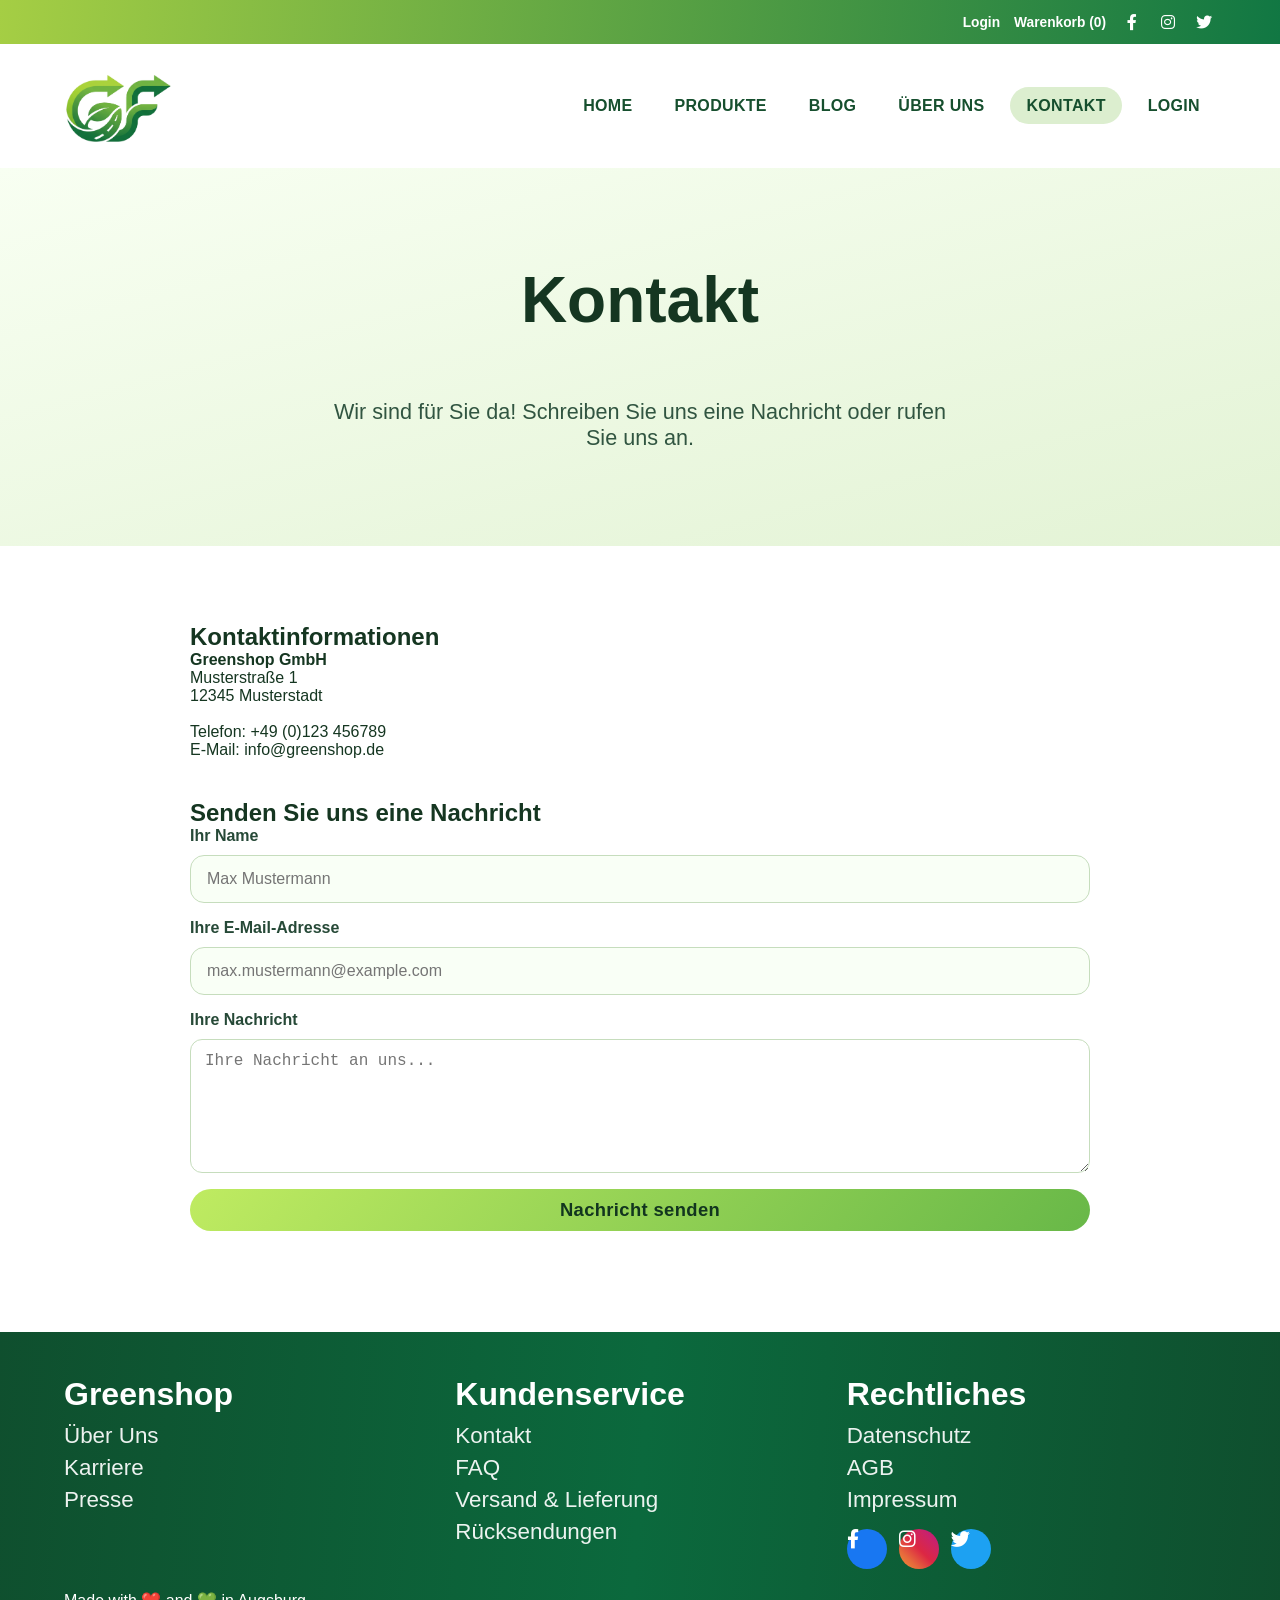
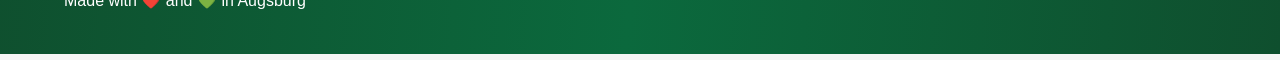
<file: src/contact.html>
<!DOCTYPE html>
<html lang="de">
<head>
    <meta charset="UTF-8">
    <meta name="viewport" content="width=device-width, initial-scale=1.0">
    <title>Kontakt - Greenshop</title>
    <link rel="icon" type="image/svg+xml" href="../assets/icons/favicon.png">
    <link rel="stylesheet" href="../styles/styles.css">
    <link rel="stylesheet" href="https://cdnjs.cloudflare.com/ajax/libs/font-awesome/6.0.0-beta3/css/all.min.css" integrity="sha512-Fo3rlrZj/k7ujTnHg4CGR2D7kSs0v4LLanw2qksYuRlEzO+tcaEPQogQ0KaoGN26/zrn20ImR1DfuLWnOo7aBA==" crossorigin="anonymous" referrerpolicy="no-referrer" />
</head>
<body>
    <div class="page-wrap">
        <div class="site-shell">
            <header>
                <div class="top-bar">
                    <a href="login.html" class="top-link">Login</a>
                    <a href="warenkorb.html" class="top-link">Warenkorb (0)</a>
                    <div class="social-top">
                        <a href="#" class="social-top-icon"><i class="fab fa-facebook-f"></i></a>
                        <a href="#" class="social-top-icon"><i class="fab fa-instagram"></i></a>
                        <a href="#" class="social-top-icon"><i class="fab fa-twitter"></i></a>
                    </div>
                </div>
                <nav>
                    <a href="../index.html" class="logo">
                        <img src="../assets/images/logo-mockup.png" alt="Greenshop Logo" class="logo-icon">
                    </a>
                    <input type="checkbox" id="menu-toggle" class="menu-toggle" aria-label="Navigation öffnen">
                    <label for="menu-toggle" class="hamburger" aria-hidden="true">
                        <span></span>
                        <span></span>
                        <span></span>
                    </label>
                    <ul class="nav-links">
                        <li><a href="../index.html">Home</a></li>
                        <li><a href="shop.html">Produkte</a></li>
                        <li><a href="blog.html">Blog</a></li>
                        <li><a href="ueber-uns.html">Über Uns</a></li>
                        <li><a href="contact.html" class="active">Kontakt</a></li>
                        <li><a href="login.html">Login</a></li>
                    </ul>
                </nav>
            </header>

            <main>
                <section class="subpage-hero">
                    <h1>Kontakt</h1>
                    <p>Wir sind für Sie da! Schreiben Sie uns eine Nachricht oder rufen Sie uns an.</p>
                </section>

                <section class="section">
                    <div class="content-narrow">
                        <h2>Kontaktinformationen</h2>
                        <p>
                            <strong>Greenshop GmbH</strong><br>
                            Musterstraße 1<br>
                            12345 Musterstadt<br><br>
                            Telefon: +49 (0)123 456789<br>
                            E-Mail: info@greenshop.de
                        </p>

                        <h2 style="margin-top: 40px;">Senden Sie uns eine Nachricht</h2>
                        <form class="login-form"> <!-- Reusing login-form styles for a simple contact form -->
                            <label for="contact-name">
                                Ihr Name
                                <input id="contact-name" type="text" placeholder="Max Mustermann" required>
                            </label>
                            <label for="contact-email">
                                Ihre E-Mail-Adresse
                                <input id="contact-email" type="email" placeholder="max.mustermann@example.com" required>
                            </label>
                            <label for="contact-message">
                                Ihre Nachricht
                                <textarea id="contact-message" rows="6" placeholder="Ihre Nachricht an uns..." style="border: 1px solid #c6ddbd; border-radius: 12px; padding: 12px 14px; font-size: 1rem; width: 100%; resize: vertical;"></textarea>
                            </label>
                            <button type="submit" class="btn-cart" style="width: auto; align-self: flex-start;">Nachricht senden</button>
                        </form>
                    </div>
                </section>
            </main>

            <footer>
                <div class="footer-col">
                    <h4>Greenshop</h4>
                    <ul>
                        <li><a href="ueber-uns.html">Über Uns</a></li>
                        <li><a href="#">Karriere</a></li>
                        <li><a href="#">Presse</a></li>
                    </ul>
                </div>
                <div class="footer-col">
                    <h4>Kundenservice</h4>
                    <ul>
                        <li><a href="contact.html">Kontakt</a></li>
                        <li><a href="#">FAQ</a></li>
                        <li><a href="#">Versand & Lieferung</a></li>
                        <li><a href="#">Rücksendungen</a></li>
                    </ul>
                </div>
                <div class="footer-col">
                    <h4>Rechtliches</h4>
                    <ul>
                        <li><a href="datenschutz.html">Datenschutz</a></li>
                        <li><a href="#">AGB</a></li>
                        <li><a href="impressum.html">Impressum</a></li>
                    </ul>
                    <div class="social-row">
                        <a href="#" class="social-btn"><i class="fab fa-facebook-f social-icon"></i></a>
                        <a href="#" class="social-btn"><i class="fab fa-instagram social-icon"></i></a>
                        <a href="#" class="social-btn"><i class="fab fa-twitter social-icon"></i></a>
                    </div>
                </div>
                <div class="footer-bottom">
                    <p>Made with ❤️ and 💚 in Augsburg</p>
                </div>
            </footer>
        </div>
    </div>
</body>
</html>
</file>
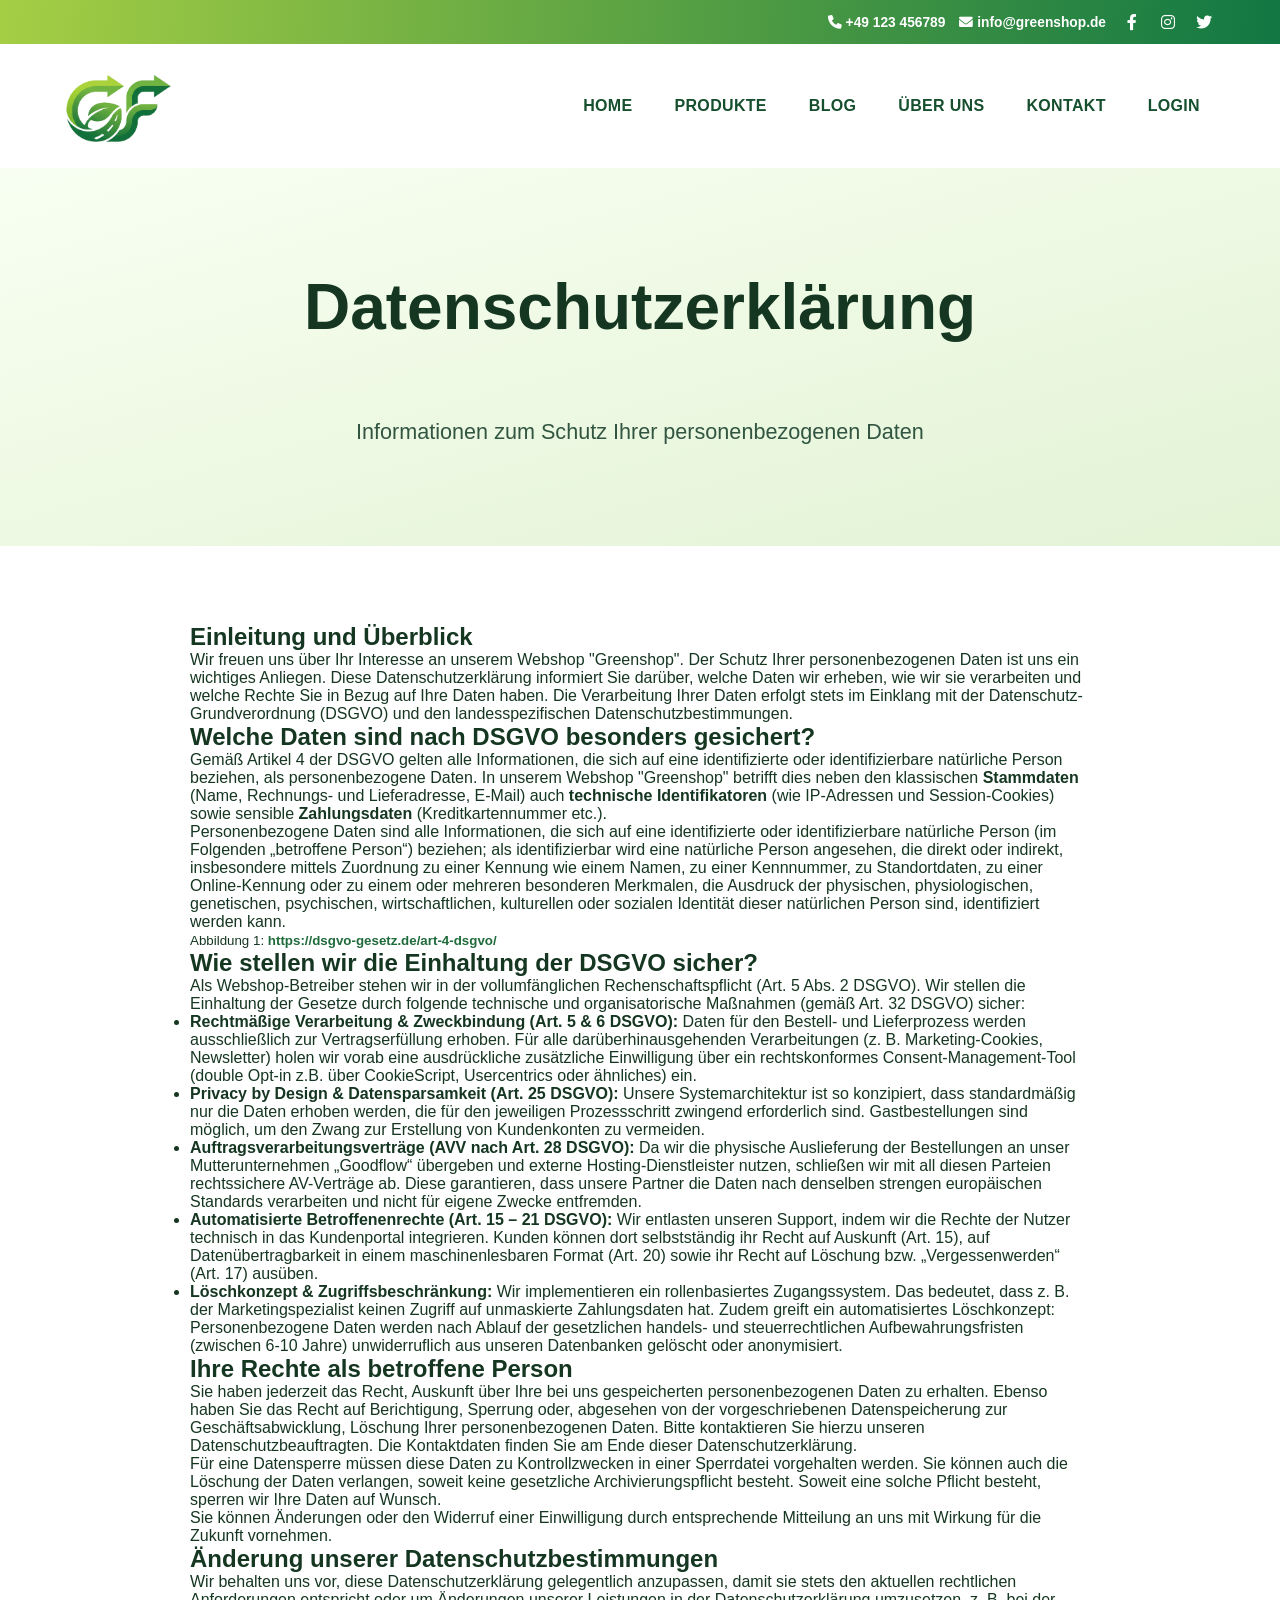
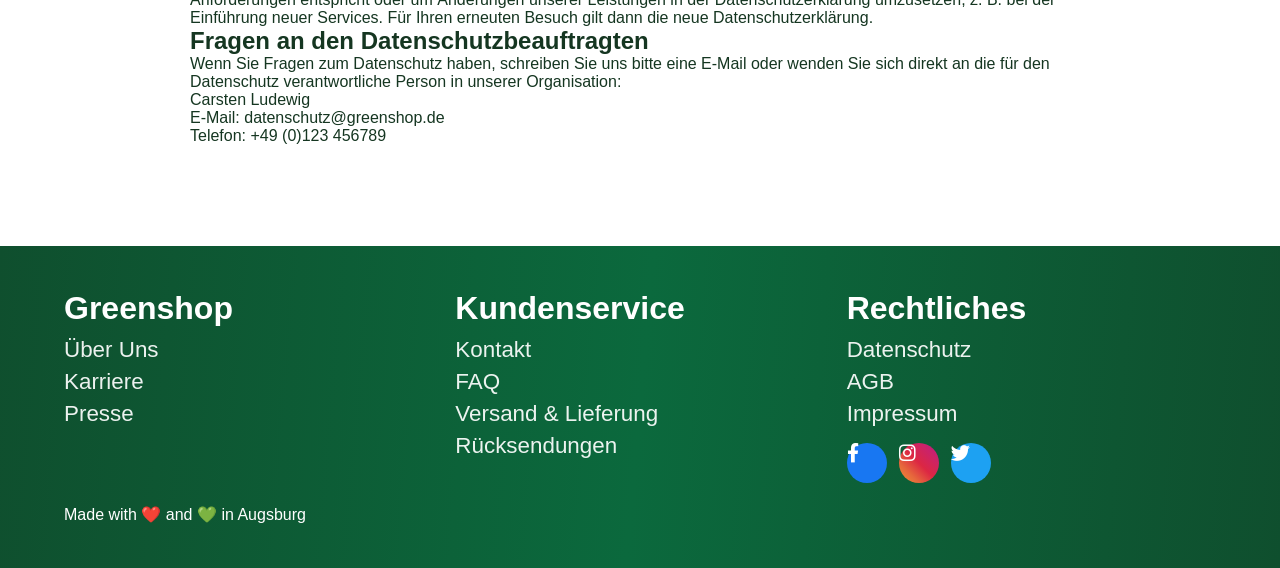
<file: src/datenschutz.html>
<!DOCTYPE html>
<html lang="de">
<head>
    <meta charset="UTF-8">
    <meta name="viewport" content="width=device-width, initial-scale=1.0">
    <title>Datenschutzerklärung - Greenshop</title>
    <link rel="stylesheet" href="../styles/styles.css">
    <link rel="stylesheet" href="https://cdnjs.cloudflare.com/ajax/libs/font-awesome/6.0.0-beta3/css/all.min.css" integrity="sha512-Fo3rlrZj/k7ujTnHg4CGR2D7kSs0v4LLanw2qksYuRlEzO+tcaEPQogQ0KaoGN26/zrn20ImR1DfuLWnOo7aBA==" crossorigin="anonymous" referrerpolicy="no-referrer" />
</head>
<body>
    <div class="page-wrap">
        <div class="site-shell">
            <!-- TOP BAR -->
            <div class="top-bar">
                <a href="#" class="top-link">
                    <i class="fa-solid fa-phone"></i>
                    <span>+49 123 456789</span>
                </a>
                <a href="#" class="top-link">
                    <i class="fa-solid fa-envelope"></i>
                    <span>info@greenshop.de</span>
                </a>
                <div class="social-top">
                    <a href="#" class="social-top-icon"><i class="fab fa-facebook-f"></i></a>
                    <a href="#" class="social-top-icon"><i class="fab fa-instagram"></i></a>
                    <a href="#" class="social-top-icon"><i class="fab fa-twitter"></i></a>
                </div>
            </div>

            <!-- HEADER & NAVIGATION -->
            <nav>
                <a href="../index.html" class="logo">
                    <img src="../assets/images/logo-mockup.png" alt="Greenshop Logo" class="logo-icon">
                </a>
                <input type="checkbox" id="menu-toggle" class="menu-toggle" aria-label="Navigation öffnen">
                <label for="menu-toggle" class="hamburger" aria-hidden="true">
                    <span></span>
                    <span></span>
                    <span></span>
                </label>
                <ul class="nav-links">
                    <li><a href="../index.html">Home</a></li>
                    <li><a href="shop.html">Produkte</a></li>
                    <li><a href="blog.html">Blog</a></li>
                    <li><a href="ueber-uns.html">Über Uns</a></li>
                    <li><a href="contact.html">Kontakt</a></li>
                    <li><a href="login.html">Login</a></li>
                </ul>
            </nav>

            <main>
                <section class="subpage-hero">
                    <h1>Datenschutzerklärung</h1>
                    <p>Informationen zum Schutz Ihrer personenbezogenen Daten</p>
                </section>

                <section class="section">
                    <div class="content-narrow">
                        <h2>Einleitung und Überblick</h2>
                        <p>
                            Wir freuen uns über Ihr Interesse an unserem Webshop "Greenshop". Der Schutz Ihrer personenbezogenen Daten ist uns ein wichtiges Anliegen.
                            Diese Datenschutzerklärung informiert Sie darüber, welche Daten wir erheben, wie wir sie verarbeiten und welche Rechte Sie in Bezug auf Ihre Daten haben.
                            Die Verarbeitung Ihrer Daten erfolgt stets im Einklang mit der Datenschutz-Grundverordnung (DSGVO) und den landesspezifischen Datenschutzbestimmungen.
                        </p>

                        <h2>Welche Daten sind nach DSGVO besonders gesichert?</h2>
                        <p>
                            Gemäß Artikel 4 der DSGVO gelten alle Informationen, die sich auf eine identifizierte oder identifizierbare natürliche Person beziehen, als personenbezogene Daten.
                            In unserem Webshop "Greenshop" betrifft dies neben den klassischen <strong>Stammdaten</strong> (Name, Rechnungs- und Lieferadresse, E-Mail) auch <strong>technische Identifikatoren</strong> (wie IP-Adressen und Session-Cookies) sowie sensible <strong>Zahlungsdaten</strong> (Kreditkartennummer etc.).
                        </p>
                        <p>
                            Personenbezogene Daten sind alle Informationen, die sich auf eine identifizierte oder identifizierbare natürliche Person (im Folgenden „betroffene Person“) beziehen; als identifizierbar wird eine natürliche Person angesehen, die direkt oder indirekt, insbesondere mittels Zuordnung zu einer Kennung wie einem Namen, zu einer Kennnummer, zu Standortdaten, zu einer Online-Kennung oder zu einem oder mehreren besonderen Merkmalen, die Ausdruck der physischen, physiologischen, genetischen, psychischen, wirtschaftlichen, kulturellen oder sozialen Identität dieser natürlichen Person sind, identifiziert werden kann.
                        </p>
                        <p class="text-center">
                            <small>Abbildung 1: <a href="https://dsgvo-gesetz.de/art-4-dsgvo/" target="_blank" class="text-link">https://dsgvo-gesetz.de/art-4-dsgvo/</a></small>
                        </p>

                        <h2>Wie stellen wir die Einhaltung der DSGVO sicher?</h2>
                        <p>
                            Als Webshop-Betreiber stehen wir in der vollumfänglichen Rechenschaftspflicht (Art. 5 Abs. 2 DSGVO). Wir stellen die Einhaltung der Gesetze durch folgende technische und organisatorische Maßnahmen (gemäß Art. 32 DSGVO) sicher:
                        </p>
                        <ul>
                            <li>
                                <strong>Rechtmäßige Verarbeitung & Zweckbindung (Art. 5 & 6 DSGVO):</strong>
                                Daten für den Bestell- und Lieferprozess werden ausschließlich zur Vertragserfüllung erhoben. Für alle darüberhinausgehenden Verarbeitungen (z. B. Marketing-Cookies, Newsletter) holen wir vorab eine ausdrückliche zusätzliche Einwilligung über ein rechtskonformes Consent-Management-Tool (double Opt-in z.B. über CookieScript, Usercentrics oder ähnliches) ein.
                            </li>
                            <li>
                                <strong>Privacy by Design & Datensparsamkeit (Art. 25 DSGVO):</strong>
                                Unsere Systemarchitektur ist so konzipiert, dass standardmäßig nur die Daten erhoben werden, die für den jeweiligen Prozessschritt zwingend erforderlich sind. Gastbestellungen sind möglich, um den Zwang zur Erstellung von Kundenkonten zu vermeiden.
                            </li>
                            <li>
                                <strong>Auftragsverarbeitungsverträge (AVV nach Art. 28 DSGVO):</strong>
                                Da wir die physische Auslieferung der Bestellungen an unser Mutterunternehmen „Goodflow“ übergeben und externe Hosting-Dienstleister nutzen, schließen wir mit all diesen Parteien rechtssichere AV-Verträge ab. Diese garantieren, dass unsere Partner die Daten nach denselben strengen europäischen Standards verarbeiten und nicht für eigene Zwecke entfremden.
                            </li>
                            <li>
                                <strong>Automatisierte Betroffenenrechte (Art. 15 – 21 DSGVO):</strong>
                                Wir entlasten unseren Support, indem wir die Rechte der Nutzer technisch in das Kundenportal integrieren. Kunden können dort selbstständig ihr Recht auf Auskunft (Art. 15), auf Datenübertragbarkeit in einem maschinenlesbaren Format (Art. 20) sowie ihr Recht auf Löschung bzw. „Vergessenwerden“ (Art. 17) ausüben.
                            </li>
                            <li>
                                <strong>Löschkonzept & Zugriffsbeschränkung:</strong>
                                Wir implementieren ein rollenbasiertes Zugangssystem. Das bedeutet, dass z. B. der Marketingspezialist keinen Zugriff auf unmaskierte Zahlungsdaten hat. Zudem greift ein automatisiertes Löschkonzept: Personenbezogene Daten werden nach Ablauf der gesetzlichen handels- und steuerrechtlichen Aufbewahrungsfristen (zwischen 6-10 Jahre) unwiderruflich aus unseren Datenbanken gelöscht oder anonymisiert.
                            </li>
                        </ul>

                        <h2>Ihre Rechte als betroffene Person</h2>
                        <p>
                            Sie haben jederzeit das Recht, Auskunft über Ihre bei uns gespeicherten personenbezogenen Daten zu erhalten. Ebenso haben Sie das Recht auf Berichtigung, Sperrung oder, abgesehen von der vorgeschriebenen Datenspeicherung zur Geschäftsabwicklung, Löschung Ihrer personenbezogenen Daten. Bitte kontaktieren Sie hierzu unseren Datenschutzbeauftragten. Die Kontaktdaten finden Sie am Ende dieser Datenschutzerklärung.
                        </p>
                        <p>
                            Für eine Datensperre müssen diese Daten zu Kontrollzwecken in einer Sperrdatei vorgehalten werden. Sie können auch die Löschung der Daten verlangen, soweit keine gesetzliche Archivierungspflicht besteht. Soweit eine solche Pflicht besteht, sperren wir Ihre Daten auf Wunsch.
                        </p>
                        <p>
                            Sie können Änderungen oder den Widerruf einer Einwilligung durch entsprechende Mitteilung an uns mit Wirkung für die Zukunft vornehmen.
                        </p>

                        <h2>Änderung unserer Datenschutzbestimmungen</h2>
                        <p>
                            Wir behalten uns vor, diese Datenschutzerklärung gelegentlich anzupassen, damit sie stets den aktuellen rechtlichen Anforderungen entspricht oder um Änderungen unserer Leistungen in der Datenschutzerklärung umzusetzen, z. B. bei der Einführung neuer Services. Für Ihren erneuten Besuch gilt dann die neue Datenschutzerklärung.
                        </p>

                        <h2>Fragen an den Datenschutzbeauftragten</h2>
                        <p>
                            Wenn Sie Fragen zum Datenschutz haben, schreiben Sie uns bitte eine E-Mail oder wenden Sie sich direkt an die für den Datenschutz verantwortliche Person in unserer Organisation:
                        </p>
                        <p>
                            Carsten Ludewig<br>
                            E-Mail: datenschutz@greenshop.de<br>
                            Telefon: +49 (0)123 456789
                        </p>
                    </div>
                </section>
            </main>

            <!-- FOOTER -->
            <footer>
                <div class="footer-col">
                    <h4>Greenshop</h4>
                    <ul>
                        <li><a href="ueber-uns.html">Über Uns</a></li>
                        <li><a href="#">Karriere</a></li>
                        <li><a href="#">Presse</a></li>
                    </ul>
                </div>
                <div class="footer-col">
                    <h4>Kundenservice</h4>
                    <ul>
                        <li><a href="contact.html">Kontakt</a></li>
                        <li><a href="#">FAQ</a></li>
                        <li><a href="#">Versand & Lieferung</a></li>
                        <li><a href="#">Rücksendungen</a></li>
                    </ul>
                </div>
                <div class="footer-col">
                    <h4>Rechtliches</h4>
                    <ul>
                        <li><a href="datenschutz.html">Datenschutz</a></li>
                        <li><a href="#">AGB</a></li>
                        <li><a href="impressum.html">Impressum</a></li>
                    </ul>
                    <div class="social-row">
                        <a href="#" class="social-btn"><i class="fab fa-facebook-f social-icon"></i></a>
                        <a href="#" class="social-btn"><i class="fab fa-instagram social-icon"></i></a>
                        <a href="#" class="social-btn"><i class="fab fa-twitter social-icon"></i></a>
                    </div>
                </div>
                <div class="footer-bottom">
                    <p>Made with ❤️ and 💚 in Augsburg</p>
                </div>
            </footer>
        </div>
    </div>
</body>
</html>
</html>
</file>
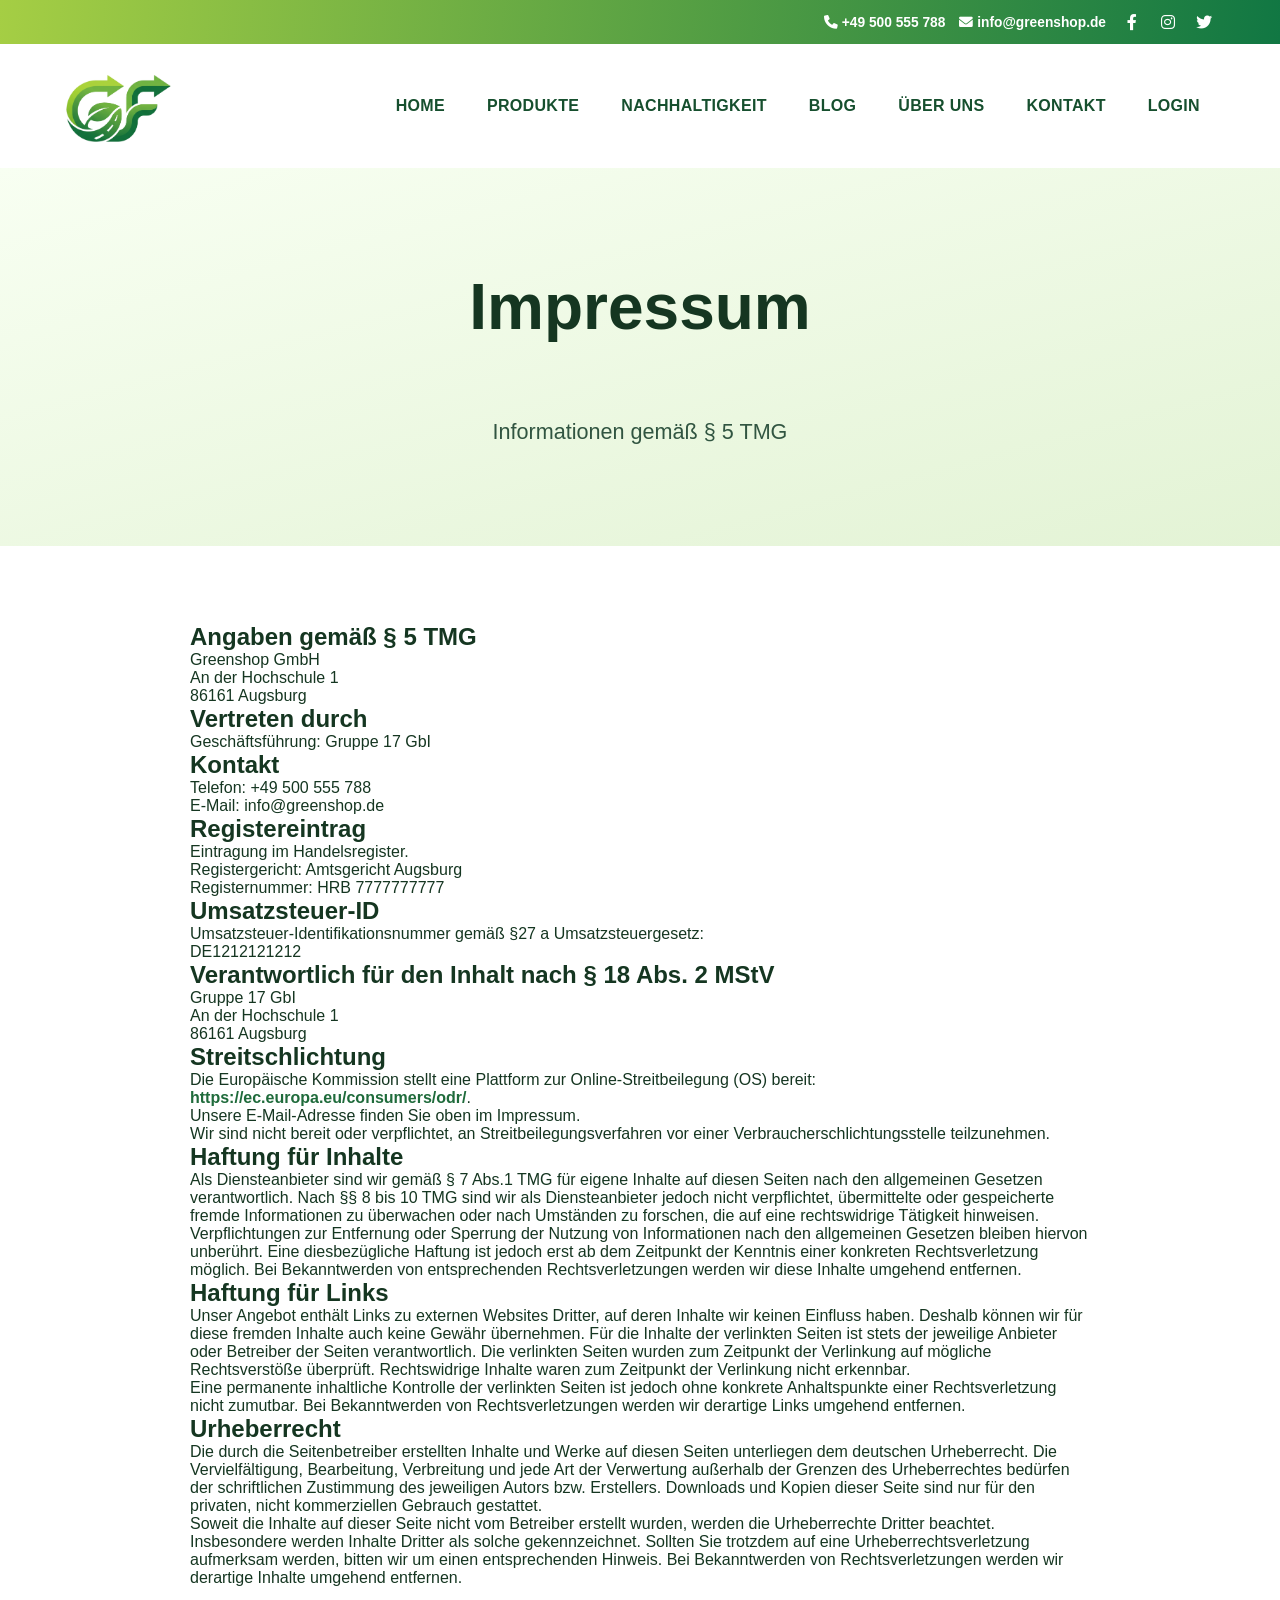
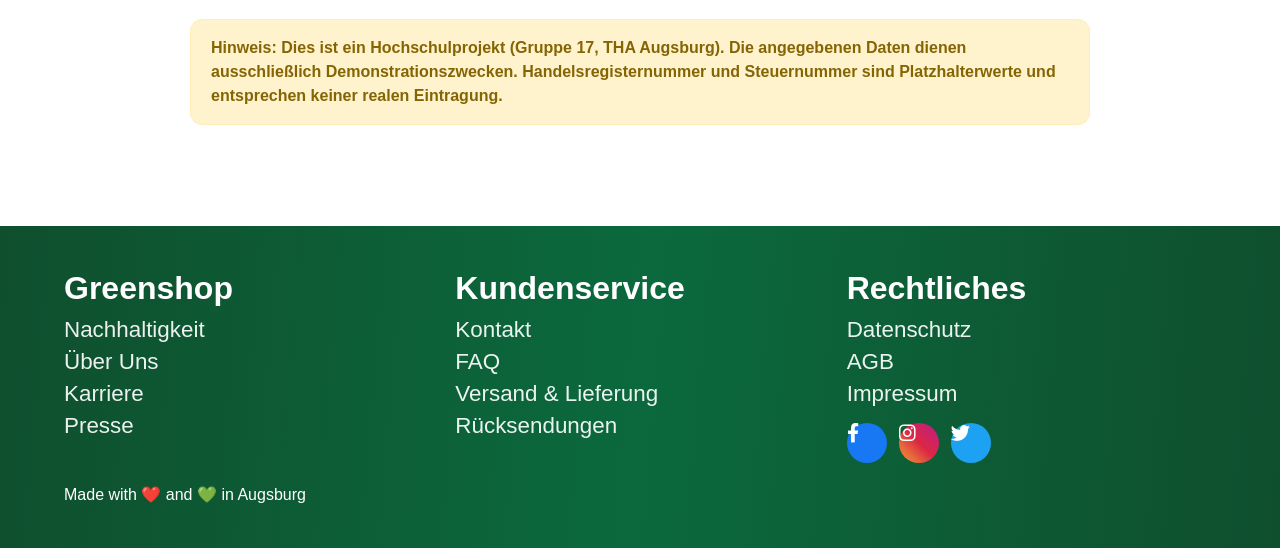
<file: src/impressum.html>
<!DOCTYPE html>
<html lang="de">
<head>
<meta charset="UTF-8">
<meta name="viewport" content="width=device-width, initial-scale=1.0">
    <title>Impressum - Greenshop</title>
<link rel="stylesheet" href="../styles/styles.css">
<link rel="stylesheet" href="https://cdnjs.cloudflare.com/ajax/libs/font-awesome/6.0.0-beta3/css/all.min.css" integrity="sha512-Fo3rlrZj/k7ujTnHg4CGR2D7kSs0v4LLanw2qksYuRlEzO+tcaEPQogQ0KaoGN26/zrn20ImR1DfuLWnOo7aBA==" crossorigin="anonymous" referrerpolicy="no-referrer" />
</head>
<body>
<div class="page-wrap">
<div class="site-shell">
<!-- TOP BAR -->
<div class="top-bar">
<a href="#" class="top-link">
<i class="fa-solid fa-phone"></i>
<span>+49 500 555 788</span>
</a>
<a href="#" class="top-link">
<i class="fa-solid fa-envelope"></i>
                    <span>info@greenshop.de</span>
</a>
<div class="social-top">
<a href="#" class="social-top-icon"><i class="fab fa-facebook-f"></i></a>
<a href="#" class="social-top-icon"><i class="fab fa-instagram"></i></a>
<a href="#" class="social-top-icon"><i class="fab fa-twitter"></i></a>
</div>
</div>

<!-- HEADER & NAVIGATION -->
<nav>
<a href="../index.html" class="logo">
                    <img src="../assets/images/logo-mockup.png" alt="Greenshop Logo" class="logo-icon">
</a>
<input type="checkbox" id="menu-toggle" class="menu-toggle">
<label for="menu-toggle" class="hamburger">
<span></span>
<span></span>
<span></span>
</label>
<ul class="nav-links">
<li><a href="../index.html">Home</a></li>
                    <li><a href="shop.html">Produkte</a></li>
                    <li><a href="nachhaltigkeit.html">Nachhaltigkeit</a></li>
                    <li><a href="blog.html">Blog</a></li>
                    <li><a href="ueber-uns.html">Über Uns</a></li>
                    <li><a href="contact.html">Kontakt</a></li>
                    <li><a href="login.html">Login</a></li>
</ul>
</nav>

<main>
<section class="subpage-hero">
<h1>Impressum</h1>
<p>Informationen gemäß § 5 TMG</p>
</section>

<section class="section">
<div class="content-narrow">
<h2>Angaben gemäß § 5 TMG</h2>
<p>
                            Greenshop GmbH<br>
An der Hochschule 1<br>
86161 Augsburg
</p>

<h2>Vertreten durch</h2>
                        <p>Geschäftsführung: Gruppe 17 GbI</p>

<h2>Kontakt</h2>
<p>
Telefon: +49 500 555 788<br>
                            E-Mail: info@greenshop.de
</p>

<h2>Registereintrag</h2>
<p>
Eintragung im Handelsregister.<br>
Registergericht: Amtsgericht Augsburg<br>
Registernummer: HRB 7777777777
</p>

<h2>Umsatzsteuer-ID</h2>
<p>
Umsatzsteuer-Identifikationsnummer gemäß §27 a Umsatzsteuergesetz:<br>
DE1212121212
</p>

<h2>Verantwortlich für den Inhalt nach § 18 Abs. 2 MStV</h2>
<p>
                            Gruppe 17 GbI<br>
An der Hochschule 1<br>
86161 Augsburg
</p>

<h2>Streitschlichtung</h2>
<p>
Die Europäische Kommission stellt eine Plattform zur Online-Streitbeilegung (OS) bereit:<br>
<a href="https://ec.europa.eu/consumers/odr/" target="_blank" class="text-link">https://ec.europa.eu/consumers/odr/</a>.<br>
Unsere E-Mail-Adresse finden Sie oben im Impressum.
</p>
<p>
Wir sind nicht bereit oder verpflichtet, an Streitbeilegungsverfahren vor einer Verbraucherschlichtungsstelle teilzunehmen.
</p>

<h2>Haftung für Inhalte</h2>
<p>
Als Diensteanbieter sind wir gemäß § 7 Abs.1 TMG für eigene Inhalte auf diesen Seiten nach den allgemeinen Gesetzen verantwortlich. Nach §§ 8 bis 10 TMG sind wir als Diensteanbieter jedoch nicht verpflichtet, übermittelte oder gespeicherte fremde Informationen zu überwachen oder nach Umständen zu forschen, die auf eine rechtswidrige Tätigkeit hinweisen.
</p>
<p>
Verpflichtungen zur Entfernung oder Sperrung der Nutzung von Informationen nach den allgemeinen Gesetzen bleiben hiervon unberührt. Eine diesbezügliche Haftung ist jedoch erst ab dem Zeitpunkt der Kenntnis einer konkreten Rechtsverletzung möglich. Bei Bekanntwerden von entsprechenden Rechtsverletzungen werden wir diese Inhalte umgehend entfernen.
</p>

<h2>Haftung für Links</h2>
<p>
Unser Angebot enthält Links zu externen Websites Dritter, auf deren Inhalte wir keinen Einfluss haben. Deshalb können wir für diese fremden Inhalte auch keine Gewähr übernehmen. Für die Inhalte der verlinkten Seiten ist stets der jeweilige Anbieter oder Betreiber der Seiten verantwortlich. Die verlinkten Seiten wurden zum Zeitpunkt der Verlinkung auf mögliche Rechtsverstöße überprüft. Rechtswidrige Inhalte waren zum Zeitpunkt der Verlinkung nicht erkennbar.
</p>
<p>
Eine permanente inhaltliche Kontrolle der verlinkten Seiten ist jedoch ohne konkrete Anhaltspunkte einer Rechtsverletzung nicht zumutbar. Bei Bekanntwerden von Rechtsverletzungen werden wir derartige Links umgehend entfernen.
</p>

<h2>Urheberrecht</h2>
<p>
Die durch die Seitenbetreiber erstellten Inhalte und Werke auf diesen Seiten unterliegen dem deutschen Urheberrecht. Die Vervielfältigung, Bearbeitung, Verbreitung und jede Art der Verwertung außerhalb der Grenzen des Urheberrechtes bedürfen der schriftlichen Zustimmung des jeweiligen Autors bzw. Erstellers. Downloads und Kopien dieser Seite sind nur für den privaten, nicht kommerziellen Gebrauch gestattet.
</p>
<p>
Soweit die Inhalte auf dieser Seite nicht vom Betreiber erstellt wurden, werden die Urheberrechte Dritter beachtet. Insbesondere werden Inhalte Dritter als solche gekennzeichnet. Sollten Sie trotzdem auf eine Urheberrechtsverletzung aufmerksam werden, bitten wir um einen entsprechenden Hinweis. Bei Bekanntwerden von Rechtsverletzungen werden wir derartige Inhalte umgehend entfernen.
</p>

<div style="background: #fff3cd; color: #856404; border: 1px solid #ffeeba; padding: 16px 20px; border-radius: 12px; margin-top: 32px; font-weight: 600; line-height: 1.5;">
    <strong>Hinweis:</strong> Dies ist ein Hochschulprojekt (Gruppe 17, THA Augsburg). Die angegebenen Daten dienen ausschließlich Demonstrationszwecken. Handelsregisternummer und Steuernummer sind Platzhalterwerte und entsprechen keiner realen Eintragung.
</div>

</div>
</section>
</main>

<!-- FOOTER -->
<footer>
<div class="footer-col">
                    <h4>Greenshop</h4>
<ul>
                        <li><a href="nachhaltigkeit.html">Nachhaltigkeit</a></li>
<li><a href="ueber-uns.html">Über Uns</a></li>
<li><a href="#">Karriere</a></li>
<li><a href="#">Presse</a></li>
</ul>
</div>
<div class="footer-col">
<h4>Kundenservice</h4>
<ul>
                        <li><a href="contact.html">Kontakt</a></li>
<li><a href="#">FAQ</a></li>
<li><a href="#">Versand & Lieferung</a></li>
<li><a href="#">Rücksendungen</a></li>
</ul>
</div>
<div class="footer-col">
<h4>Rechtliches</h4>
<ul>
<li><a href="datenschutz.html">Datenschutz</a></li>
<li><a href="#">AGB</a></li>
<li><a href="impressum.html">Impressum</a></li>
</ul>
<div class="social-row">
<a href="#" class="social-btn"><i class="fab fa-facebook-f social-icon"></i></a>
<a href="#" class="social-btn"><i class="fab fa-instagram social-icon"></i></a>
<a href="#" class="social-btn"><i class="fab fa-twitter social-icon"></i></a>
</div>
</div>
<div class="footer-bottom">
                    <p>Made with ❤️ and 💚 in Augsburg</p>
</div>
</footer>
</div>
</div>
</body>
</html>
</file>
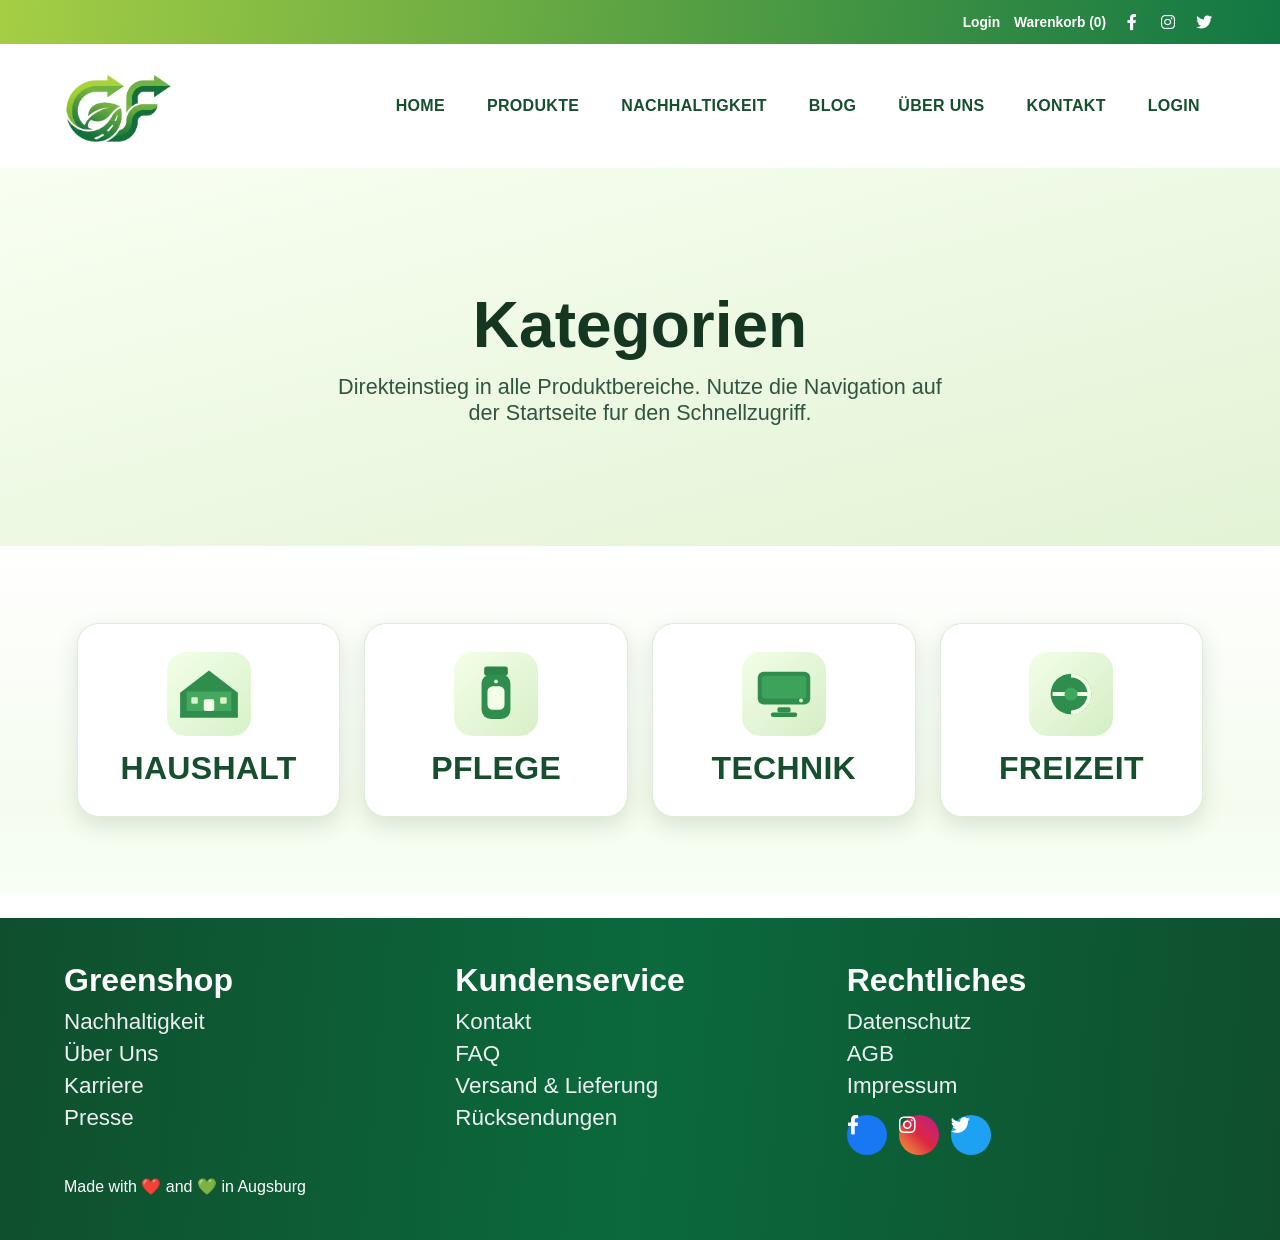
<file: src/kategorien.html>
<!DOCTYPE html>
<html lang="de">
<head>
    <meta charset="UTF-8">
    <meta name="viewport" content="width=device-width, initial-scale=1.0">
    <title>Kategorien - Greenshop</title>
    <link rel="icon" type="image/svg+xml" href="../assets/icons/favicon.png">
    <link rel="stylesheet" href="../styles/styles.css">
    <link rel="stylesheet" href="https://cdnjs.cloudflare.com/ajax/libs/font-awesome/6.0.0-beta3/css/all.min.css" integrity="sha512-Fo3rlrZj/k7ujTnHg4CGR2D7kSs0v4LLanw2qksYuRlEzO+tcaEPQogQ0KaoGN26/zrn20ImR1DfuLWnOo7aBA==" crossorigin="anonymous" referrerpolicy="no-referrer" />
</head>
<body>
    <div class="page-wrap">
        <div class="site-shell">
            <header>
                <div class="top-bar">
                    <a href="login.html" class="top-link">Login</a>
                    <a href="warenkorb.html" class="top-link">Warenkorb (0)</a>
                    <div class="social-top">
                        <a href="#" class="social-top-icon"><i class="fab fa-facebook-f"></i></a>
                        <a href="#" class="social-top-icon"><i class="fab fa-instagram"></i></a>
                        <a href="#" class="social-top-icon"><i class="fab fa-twitter"></i></a>
                    </div>
                </div>
                <nav>
                    <a href="../index.html" class="logo">
                        <img src="../assets/images/logo-mockup.png" alt="Greenshop Logo" class="logo-icon">
                       
                    </a>
                    <input type="checkbox" id="menu-toggle" class="menu-toggle" aria-label="Navigation öffnen">
                    <label for="menu-toggle" class="hamburger" aria-hidden="true">
                        <span></span>
                        <span></span>
                        <span></span>
                    </label>
                    <ul class="nav-links">
                        <li><a href="../index.html">Home</a></li>
                        <li><a href="shop.html">Produkte</a></li>
                        <li><a href="nachhaltigkeit.html">Nachhaltigkeit</a></li>
                        <li><a href="blog.html">Blog</a></li>
                        <li><a href="ueber-uns.html">Über Uns</a></li>
                        <li><a href="contact.html">Kontakt</a></li>
                        <li><a href="login.html">Login</a></li>
                    </ul>
                </nav>
            </header>

            <section class="subpage-hero">
                <div>
                    <h1>Kategorien</h1>
                    <p>Direkteinstieg in alle Produktbereiche. Nutze die Navigation auf der Startseite fur den Schnellzugriff.</p>
                </div>
            </section>

            <section class="section section-soft categories">
                <div class="category-grid">
                    <a id="haushalt" href="shop.html" class="cat-card"><img src="../assets/icons/cat-haushalt.svg" alt="Haushalt" class="cat-icon-img"><h3>HAUSHALT</h3></a>
                    <a id="pflege" href="shop.html" class="cat-card"><img src="../assets/icons/cat-pflege.svg" alt="Pflege" class="cat-icon-img"><h3>PFLEGE</h3></a>
                    <a id="technik" href="shop.html" class="cat-card"><img src="../assets/icons/cat-technik.svg" alt="Technik" class="cat-icon-img"><h3>TECHNIK</h3></a>
                    <a id="freizeit" href="shop.html" class="cat-card"><img src="../assets/icons/cat-freizeit.svg" alt="Freizeit" class="cat-icon-img"><h3>FREIZEIT</h3></a>
                </div>
            </section>

            <footer>
                <div class="footer-col">
                    <h4>Greenshop</h4>
                    <ul>
                        <li><a href="nachhaltigkeit.html">Nachhaltigkeit</a></li>
                        <li><a href="ueber-uns.html">Über Uns</a></li>
                        <li><a href="#">Karriere</a></li>
                        <li><a href="#">Presse</a></li>
                    </ul>
                </div>
                <div class="footer-col">
                    <h4>Kundenservice</h4>
                    <ul>
                        <li><a href="contact.html">Kontakt</a></li>
                        <li><a href="#">FAQ</a></li>
                        <li><a href="#">Versand & Lieferung</a></li>
                        <li><a href="#">Rücksendungen</a></li>
                    </ul>
                </div>
                <div class="footer-col">
                    <h4>Rechtliches</h4>
                    <ul>
                        <li><a href="datenschutz.html">Datenschutz</a></li>
                        <li><a href="#">AGB</a></li>
                        <li><a href="impressum.html">Impressum</a></li>
                    </ul>
                    <div class="social-row">
                        <a href="#" class="social-btn"><i class="fab fa-facebook-f social-icon"></i></a>
                        <a href="#" class="social-btn"><i class="fab fa-instagram social-icon"></i></a>
                        <a href="#" class="social-btn"><i class="fab fa-twitter social-icon"></i></a>
                    </div>
                </div>
                <div class="footer-bottom">
                    <p>Made with ❤️ and 💚 in Augsburg</p>
                </div>
            </footer>
        </div>
    </div>
</body>
</html>
</file>
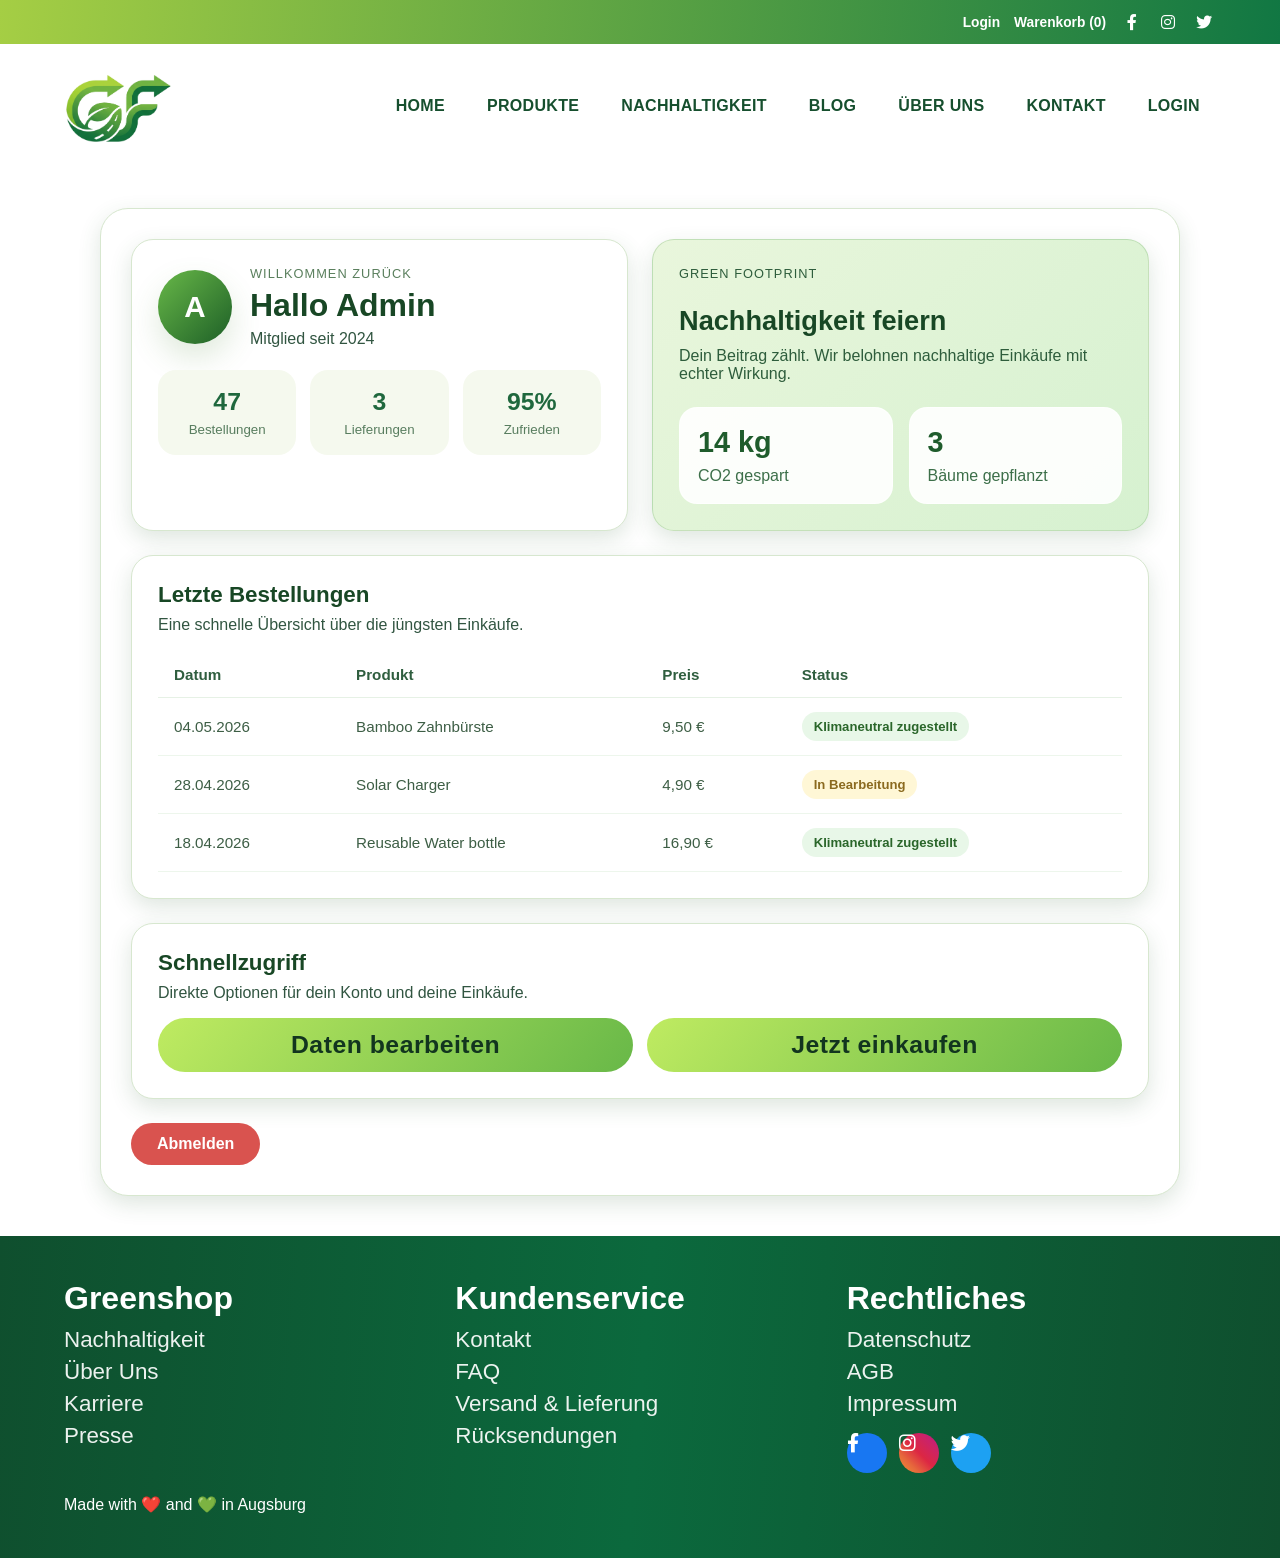
<file: src/kundenkonto.html>
<!DOCTYPE html>
<html lang="de">
<head>
    <meta charset="UTF-8">
    <meta name="viewport" content="width=device-width, initial-scale=1.0">
    <title>Mein Konto - Greenshop</title>
    <link rel="icon" type="image/svg+xml" href="../assets/icons/favicon.png">
    <link rel="stylesheet" href="../styles/styles.css">
    <link rel="stylesheet" href="https://cdnjs.cloudflare.com/ajax/libs/font-awesome/6.0.0-beta3/css/all.min.css" integrity="sha512-Fo3rlrZj/k7ujTnHg4CGR2D7kSs0v4LLanw2qksYuRlEzO+tcaEPQogQ0KaoGN26/zrn20ImR1DfuLWnOo7aBA==" crossorigin="anonymous" referrerpolicy="no-referrer" />
</head>
<body>
    <div class="page-wrap">
        <div class="site-shell">
            <header>
                <div class="top-bar">
                    <a href="login.html" class="top-link">Login</a>
                    <a href="warenkorb.html" class="top-link">Warenkorb (0)</a>
                    <div class="social-top">
                        <a href="#" class="social-top-icon"><i class="fab fa-facebook-f"></i></a>
                        <a href="#" class="social-top-icon"><i class="fab fa-instagram"></i></a>
                        <a href="#" class="social-top-icon"><i class="fab fa-twitter"></i></a>
                    </div>
                </div>
                <nav>
                    <a href="../index.html" class="logo">
                        <img src="../assets/images/logo-mockup.png" alt="Greenshop Logo" class="logo-icon">
                    </a>
                    <input type="checkbox" id="menu-toggle" class="menu-toggle" aria-label="Navigation öffnen">
                    <label for="menu-toggle" class="hamburger" aria-hidden="true">
                        <span></span>
                        <span></span>
                        <span></span>
                    </label>
                    <ul class="nav-links">
                        <li><a href="../index.html">Home</a></li>
                        <li><a href="shop.html">Produkte</a></li>
                        <li><a href="nachhaltigkeit.html">Nachhaltigkeit</a></li>
                        <li><a href="blog.html">Blog</a></li>
                        <li><a href="ueber-uns.html">Über Uns</a></li>
                        <li><a href="contact.html">Kontakt</a></li>
                        <li><a href="login.html">Login</a></li>
                    </ul>
                </nav>
            </header>

            <section class="dashboard-section">
                <div class="dashboard-container">
                    <div class="dashboard-grid dashboard-home-grid">
                        <section class="profile-card">
                            <div class="profile-overview">
                                <div class="avatar" aria-hidden="true">A</div>
                                <div>
                                    <p class="eyebrow">Willkommen zurück</p>
                                    <h1>Hallo Admin</h1>
                                    <p class="profile-subtitle">Mitglied seit 2024</p>
                                </div>
                            </div>
                            <div class="profile-stats">
                                <div>
                                    <strong>47</strong>
                                    <small>Bestellungen</small>
                                </div>
                                <div>
                                    <strong>3</strong>
                                    <small>Lieferungen</small>
                                </div>
                                <div>
                                    <strong>95%</strong>
                                    <small>Zufrieden</small>
                                </div>
                            </div>
                        </section>
                        <section class="footprint-card">
                            <div class="footprint-top">
                                <p class="eyebrow">Green Footprint</p>
                                <h2>Nachhaltigkeit feiern</h2>
                                <p>Dein Beitrag zählt. Wir belohnen nachhaltige Einkäufe mit echter Wirkung.</p>
                            </div>
                            <div class="footprint-values">
                                <div>
                                    <strong>14 kg</strong>
                                    <span>CO2 gespart</span>
                                </div>
                                <div>
                                    <strong>3</strong>
                                    <span>Bäume gepflanzt</span>
                                </div>
                            </div>
                        </section>
                        <section class="orders-card dashboard-fullwidth">
                            <div class="card-header">
                                <h3>Letzte Bestellungen</h3>
                                <p>Eine schnelle Übersicht über die jüngsten Einkäufe.</p>
                            </div>
                            <table class="orders-table">
                                <thead>
                                    <tr>
                                        <th>Datum</th>
                                        <th>Produkt</th>
                                        <th>Preis</th>
                                        <th>Status</th>
                                    </tr>
                                </thead>
                                <tbody>
                                    <tr>
                                        <td>04.05.2026</td>
                                        <td>Bamboo Zahnbürste</td>
                                        <td>9,50 €</td>
                                        <td><span class="status-badge">Klimaneutral zugestellt</span></td>
                                    </tr>
                                    <tr>
                                        <td>28.04.2026</td>
                                        <td>Solar Charger</td>
                                        <td>4,90 €</td>
                                        <td><span class="status-badge yellow">In Bearbeitung</span></td>
                                    </tr>
                                    <tr>
                                        <td>18.04.2026</td>
                                        <td>Reusable Water bottle</td>
                                        <td>16,90 €</td>
                                        <td><span class="status-badge">Klimaneutral zugestellt</span></td>
                                    </tr>
                                </tbody>
                            </table>
                        </section>
                        <section class="quick-actions-card dashboard-fullwidth">
                            <div class="card-header">
                                <h3>Schnellzugriff</h3>
                                <p>Direkte Optionen für dein Konto und deine Einkäufe.</p>
                            </div>
                            <div class="quick-actions">
                                <a href="#" class="btn-cta">Daten bearbeiten</a>
                                <a href="shop.html" class="btn-cta">Jetzt einkaufen</a>
                            </div>
                        </section>
                    </div>
                    <a href="login.html" class="logout-btn">Abmelden</a>
                </div>
            </section>
            <footer>
                <div class="footer-col">
                    <h4>Greenshop</h4>
                    <ul>
                        <li><a href="nachhaltigkeit.html">Nachhaltigkeit</a></li>
                        <li><a href="ueber-uns.html">Über Uns</a></li>
                        <li><a href="#">Karriere</a></li>
                        <li><a href="#">Presse</a></li>
                    </ul>
                </div>
                <div class="footer-col">
                    <h4>Kundenservice</h4>
                    <ul>
                        <li><a href="contact.html">Kontakt</a></li>
                        <li><a href="#">FAQ</a></li>
                        <li><a href="#">Versand & Lieferung</a></li>
                        <li><a href="#">Rücksendungen</a></li>
                    </ul>
                </div>
                <div class="footer-col">
                    <h4>Rechtliches</h4>
                    <ul>
                        <li><a href="datenschutz.html">Datenschutz</a></li>
                        <li><a href="#">AGB</a></li>
                        <li><a href="impressum.html">Impressum</a></li>
                    </ul>
                    <div class="social-row">
                        <a href="#" class="social-btn"><i class="fab fa-facebook-f social-icon"></i></a>
                        <a href="#" class="social-btn"><i class="fab fa-instagram social-icon"></i></a>
                        <a href="#" class="social-btn"><i class="fab fa-twitter social-icon"></i></a>
                    </div>
                </div>
                <div class="footer-bottom">
                    <p>Made with ❤️ and 💚 in Augsburg</p>
                </div>
            </footer>
        </div>
    </div>
</body>
</html>
</file>
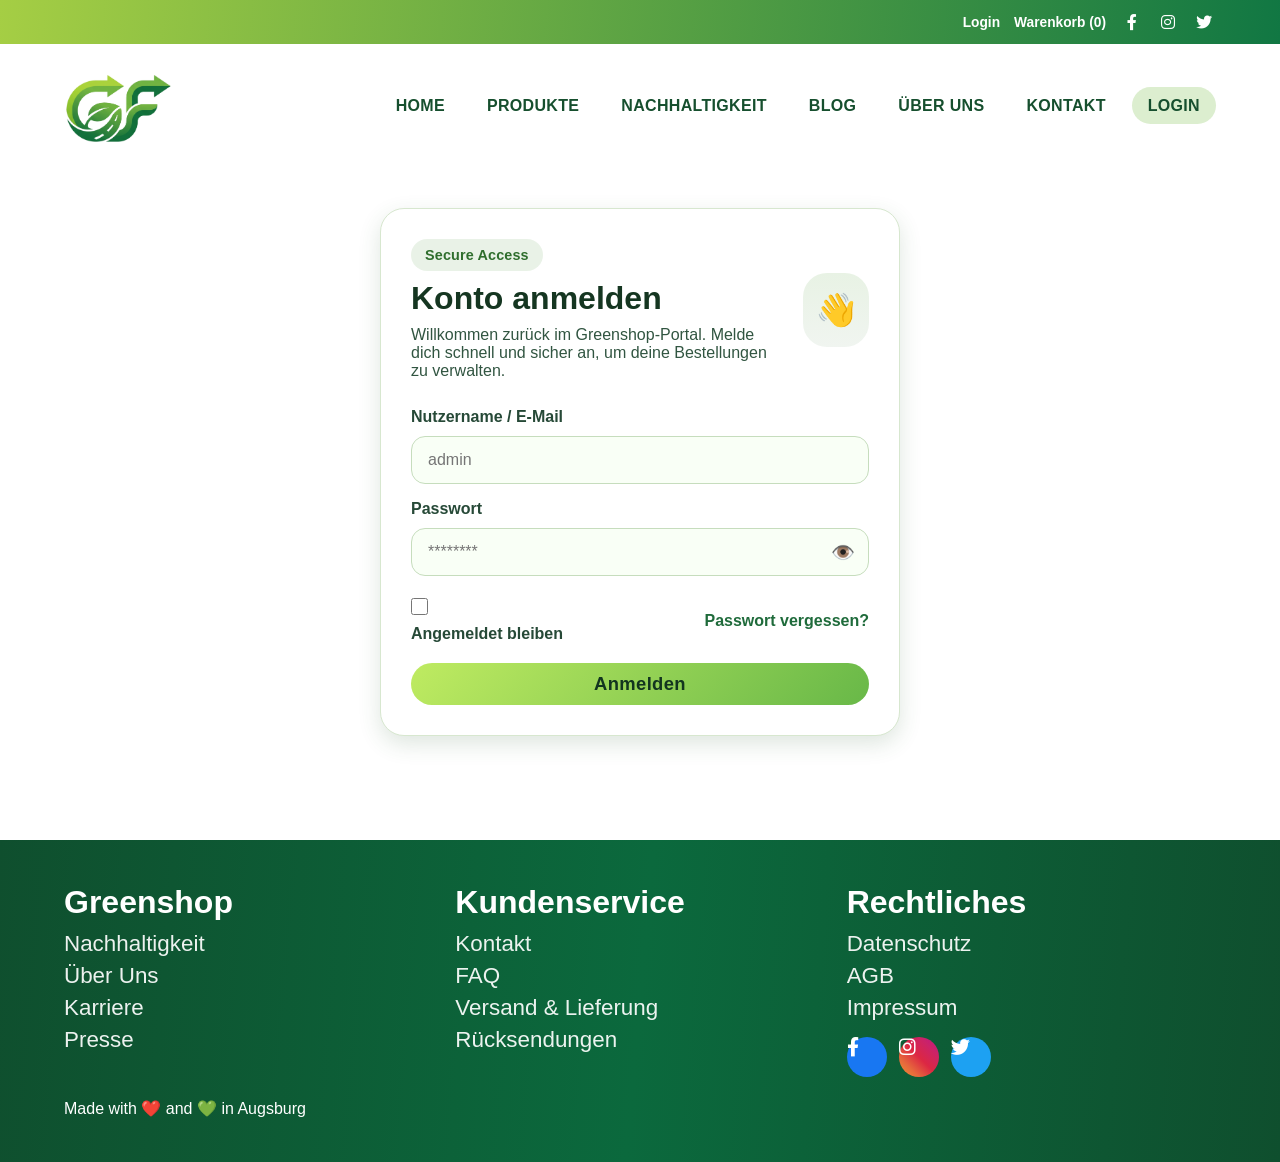
<file: src/login.html>
<!DOCTYPE html>
<html lang="de">
<head>
    <meta charset="UTF-8">
    <meta name="viewport" content="width=device-width, initial-scale=1.0">
    <title>Login - Greenshop</title>
    <link rel="icon" type="image/svg+xml" href="../assets/icons/favicon.png">
    <link rel="stylesheet" href="../styles/styles.css">
    <link rel="stylesheet" href="https://cdnjs.cloudflare.com/ajax/libs/font-awesome/6.0.0-beta3/css/all.min.css" integrity="sha512-Fo3rlrZj/k7ujTnHg4CGR2D7kSs0v4LLanw2qksYuRlEzO+tcaEPQogQ0KaoGN26/zrn20ImR1DfuLWnOo7aBA==" crossorigin="anonymous" referrerpolicy="no-referrer" />
</head>
<body>
    <div class="page-wrap">
        <div class="site-shell">
            <header>
                <div class="top-bar">
                    <a href="login.html" class="top-link">Login</a>
                    <a href="warenkorb.html" class="top-link">Warenkorb (0)</a>
                    <div class="social-top">
                        <a href="#" class="social-top-icon"><i class="fab fa-facebook-f"></i></a>
                        <a href="#" class="social-top-icon"><i class="fab fa-instagram"></i></a>
                        <a href="#" class="social-top-icon"><i class="fab fa-twitter"></i></a>
                    </div>
                </div>
                <nav>
                    <a href="../index.html" class="logo">
                        <img src="../assets/images/logo-mockup.png" alt="Greenshop Logo" class="logo-icon">
                    </a>
                    <input type="checkbox" id="menu-toggle" class="menu-toggle" aria-label="Navigation öffnen">
                    <label for="menu-toggle" class="hamburger" aria-hidden="true">
                        <span></span>
                        <span></span>
                        <span></span>
                    </label>
                    <ul class="nav-links">
                        <li><a href="../index.html">Home</a></li>
                        <li><a href="shop.html">Produkte</a></li>
                        <li><a href="nachhaltigkeit.html">Nachhaltigkeit</a></li>
                        <li><a href="blog.html">Blog</a></li>
                        <li><a href="ueber-uns.html">Über Uns</a></li>
                        <li><a href="contact.html">Kontakt</a></li>
                        <li><a href="login.html" class="active">Login</a></li>
                    </ul>
                </nav>
            </header>
            <section class="login-section">
                <article class="login-card">
                    <div class="login-card-head">
                        <div>
                            <span class="badge-pill">Secure Access</span>
                            <h2>Konto anmelden</h2>
                            <p class="login-intro">Willkommen zurück im Greenshop-Portal. Melde dich schnell und sicher an, um deine Bestellungen zu verwalten.</p>
                        </div>
                        <div class="login-card-visual" aria-hidden="true">
                            <span class="login-icon">👋</span>
                        </div>
                    </div>

                    <!-- Fehlermeldung -->
                    <div id="error-msg"></div>

                    <form class="login-form" id="greenshop-login">
                        <label for="email">
                            Nutzername / E-Mail
                            <input id="email" name="email" type="text" placeholder="admin" required>
                        </label>
                        
                        <label for="password">
                            Passwort
                            <div class="password-wrapper">
                                <input id="password" name="password" type="password" placeholder="********" required>
                                <!-- Das Auge zum Anklicken -->
                                <span id="togglePassword" title="Passwort anzeigen">👁️</span>
                            </div>
                        </label>

                        <div class="form-row form-checkbox-row">
                            <label class="checkbox-label" for="remember-me">
                                <input id="remember-me" name="remember-me" type="checkbox">
                                Angemeldet bleiben
                            </label>
                            <a href="#" class="text-link">Passwort vergessen?</a>
                        </div>

                        <button type="submit" class="btn-cart btn-login">Anmelden</button>
                    </form>
                </article>
            </section>
            <footer>
                <div class="footer-col">
                    <h4>Greenshop</h4>
                    <ul>
                        <li><a href="nachhaltigkeit.html">Nachhaltigkeit</a></li>
                        <li><a href="ueber-uns.html">Über Uns</a></li>
                        <li><a href="#">Karriere</a></li>
                        <li><a href="#">Presse</a></li>
                    </ul>
                </div>
                <div class="footer-col">
                    <h4>Kundenservice</h4>
                    <ul>
                        <li><a href="contact.html">Kontakt</a></li>
                        <li><a href="#">FAQ</a></li>
                        <li><a href="#">Versand & Lieferung</a></li>
                        <li><a href="#">Rücksendungen</a></li>
                    </ul>
                </div>
                <div class="footer-col">
                    <h4>Rechtliches</h4>
                    <ul>
                        <li><a href="datenschutz.html">Datenschutz</a></li>
                        <li><a href="#">AGB</a></li>
                        <li><a href="impressum.html">Impressum</a></li>
                    </ul>
                    <div class="social-row">
                        <a href="#" class="social-btn"><i class="fab fa-facebook-f social-icon"></i></a>
                        <a href="#" class="social-btn"><i class="fab fa-instagram social-icon"></i></a>
                        <a href="#" class="social-btn"><i class="fab fa-twitter social-icon"></i></a>
                    </div>
                </div>
                <div class="footer-bottom">
                    <p>Made with ❤️ and 💚 in Augsburg</p>
                </div>
            </footer>
        </div>
    </div>

    <!-- JavaScript für Login, SQL-Injection Demo UND Passwort-Toggle -->
    <script>
        const togglePassword = document.getElementById('togglePassword');
        const passwordInput = document.getElementById('password');

        togglePassword.addEventListener('click', function () {
            const type = passwordInput.getAttribute('type') === 'password' ? 'text' : 'password';
            passwordInput.setAttribute('type', type);
            this.textContent = type === 'password' ? '👁️' : '🙈';
        });

        document.getElementById("greenshop-login").addEventListener("submit", function(event) {
            event.preventDefault(); 

            const username = document.getElementById("email").value;
            const password = passwordInput.value;
            const errorBox = document.getElementById("error-msg");

            // Die SQL-Injection Vorführung
            if (username === "' OR '1'='1" || password === "' OR '1'='1") {
                alert("🚨 SYSTEMWARNUNG: SQL-Injection erfolgreich! Authentifizierung umgangen.\n\n(Das ist unser Feature-Showcase für den nächsten Security-Sprint!)");
                window.location.href = "kundenkonto.html"; 
                return;
            }

            // Normaler, korrekter Login
            if (username === "admin" && password === "admin") {
                errorBox.style.display = "none";
                window.location.href = "kundenkonto.html"; 
            } 
            
            // Falsche Daten
            else {
                errorBox.textContent = "Fehler: Benutzername oder Passwort ist falsch.";
                errorBox.style.display = "block";
                
                passwordInput.value = "";
                passwordInput.setAttribute('type', 'password');
                togglePassword.textContent = '👁️';
            }
        });
    </script>
</body>
</html>
</file>
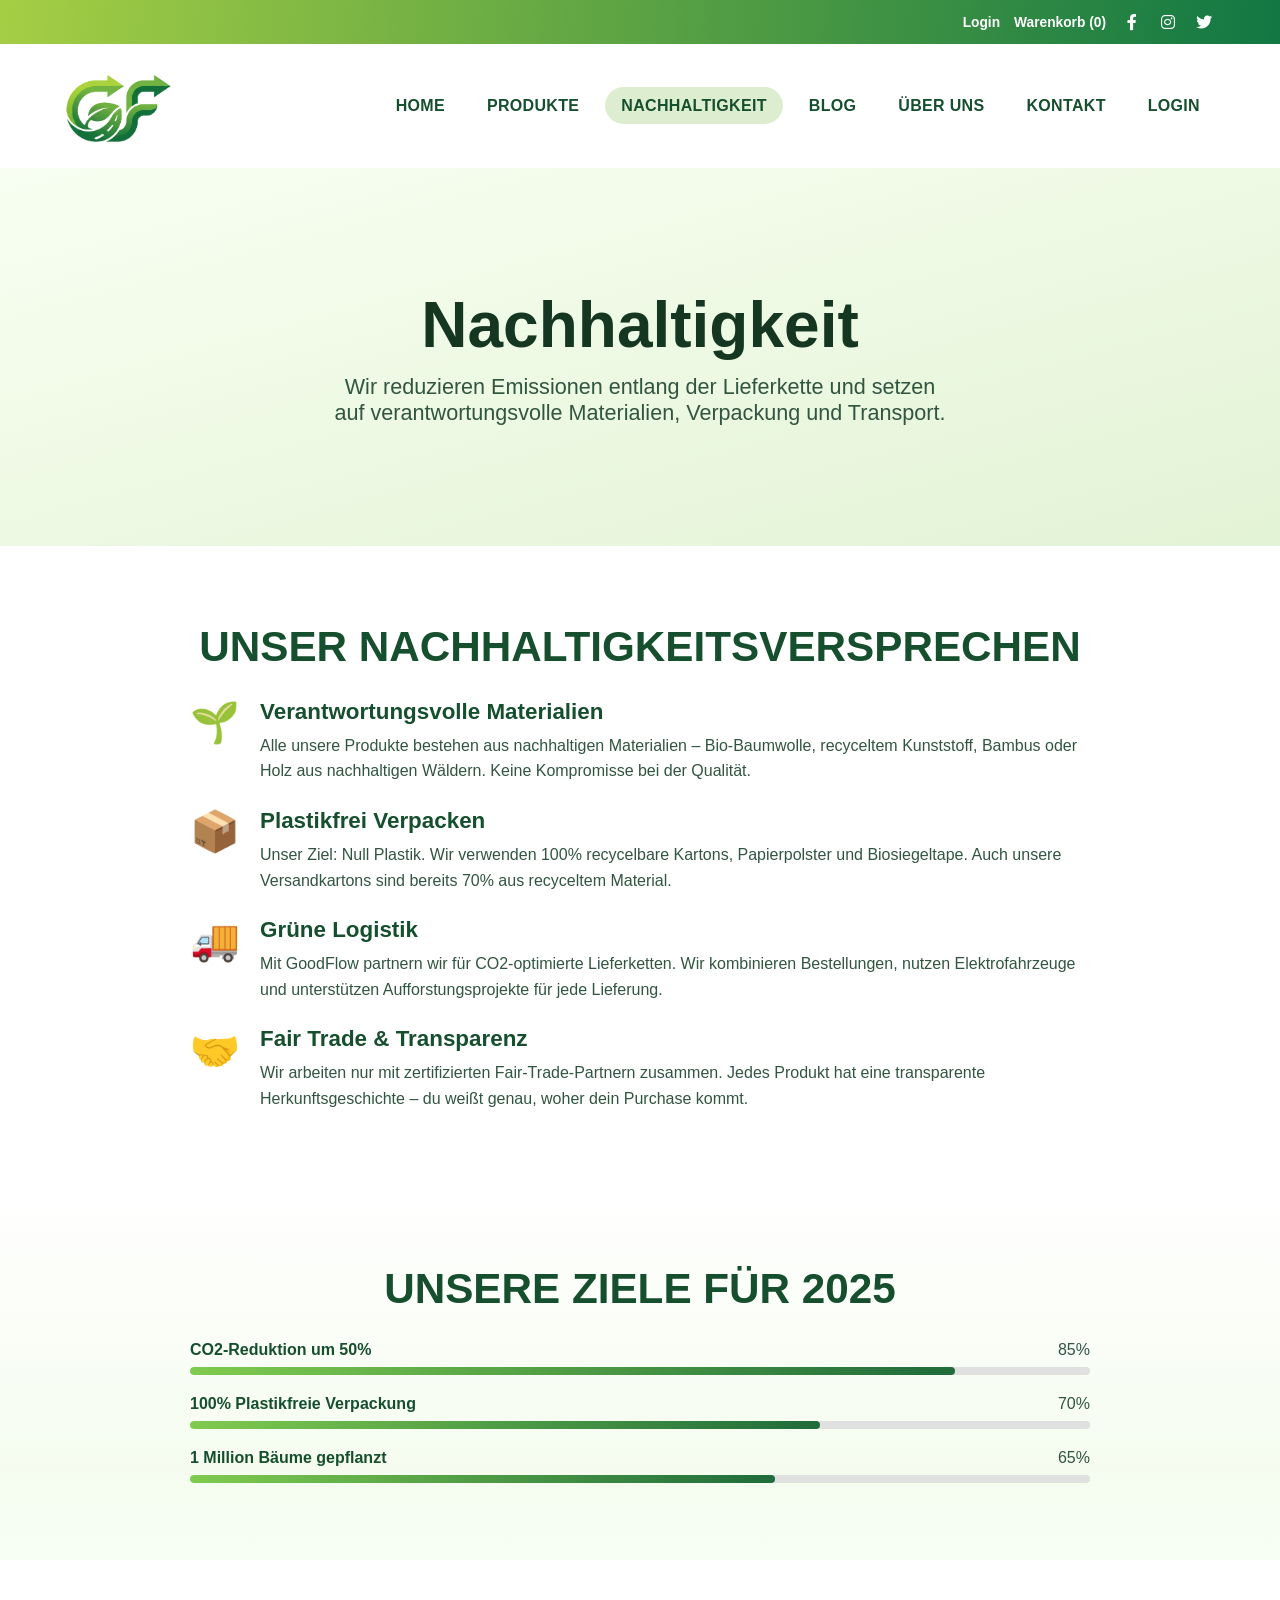
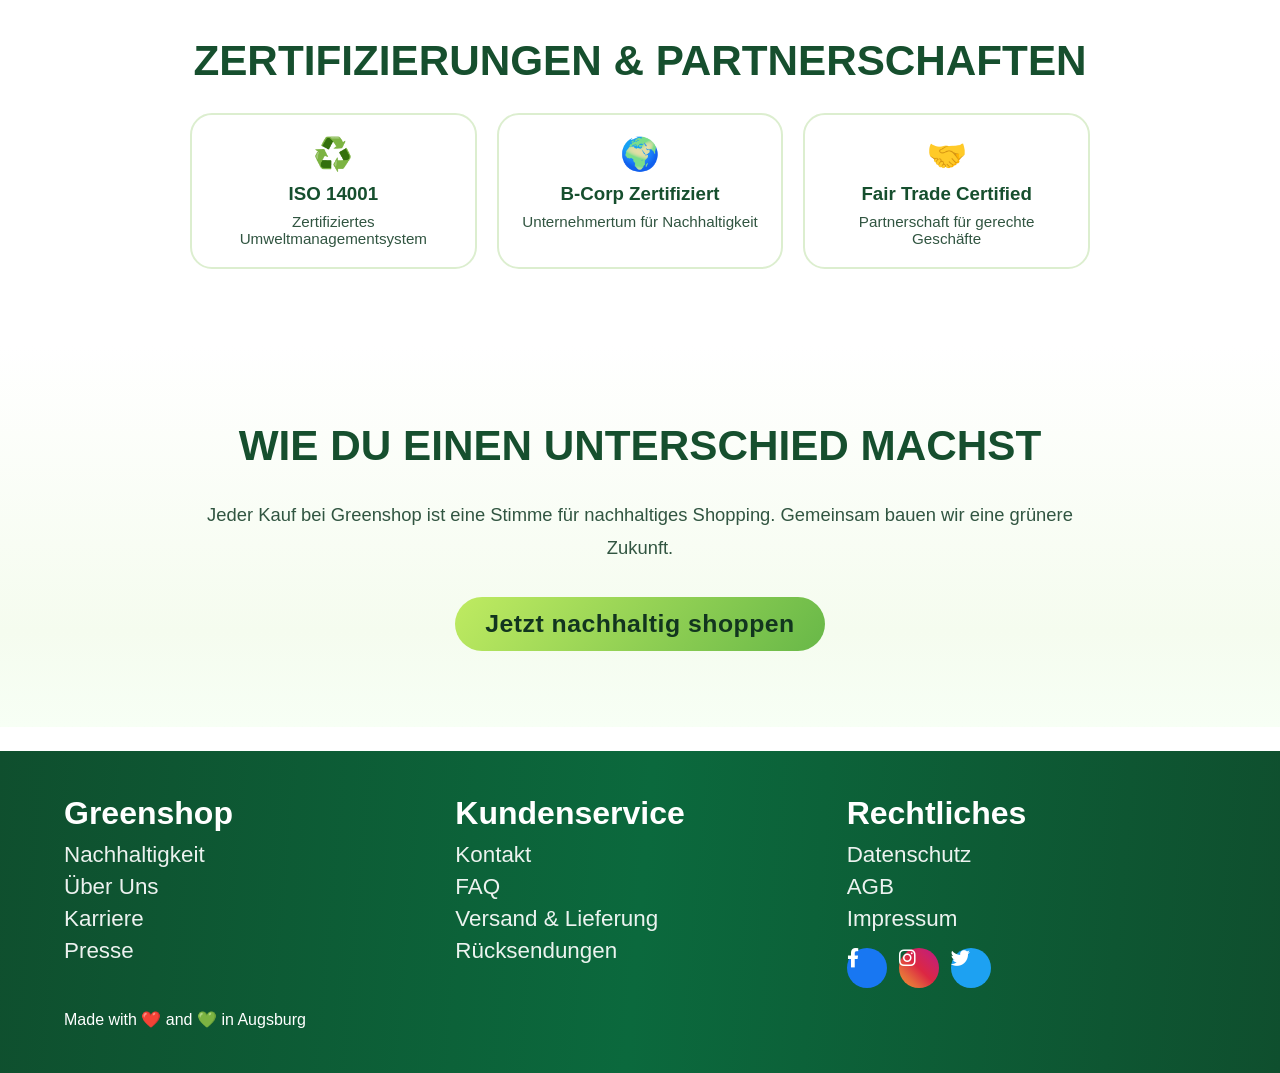
<file: src/nachhaltigkeit.html>
<!DOCTYPE html>
<html lang="de">
<head>
    <meta charset="UTF-8">
    <meta name="viewport" content="width=device-width, initial-scale=1.0">
    <title>Nachhaltigkeit - Greenshop</title>
    <link rel="icon" type="image/svg+xml" href="../assets/icons/favicon.png">
    <link rel="stylesheet" href="../styles/styles.css">
    <link rel="stylesheet" href="https://cdnjs.cloudflare.com/ajax/libs/font-awesome/6.0.0-beta3/css/all.min.css" integrity="sha512-Fo3rlrZj/k7ujTnHg4CGR2D7kSs0v4LLanw2qksYuRlEzO+tcaEPQogQ0KaoGN26/zrn20ImR1DfuLWnOo7aBA==" crossorigin="anonymous" referrerpolicy="no-referrer" />
</head>
<body>
    <div class="page-wrap">
        <div class="site-shell">
            <header>
                <div class="top-bar">
                    <a href="login.html" class="top-link">Login</a>
                    <a href="warenkorb.html" class="top-link">Warenkorb (0)</a>
                    <div class="social-top">
                        <a href="#" class="social-top-icon"><i class="fab fa-facebook-f"></i></a>
                        <a href="#" class="social-top-icon"><i class="fab fa-instagram"></i></a>
                        <a href="#" class="social-top-icon"><i class="fab fa-twitter"></i></a>
                    </div>
                </div>
                <nav>
                    <a href="../index.html" class="logo">
                        <img src="../assets/images/logo-mockup.png" alt="Greenshop Logo" class="logo-icon">
                        
                    </a>
                    <input type="checkbox" id="menu-toggle" class="menu-toggle" aria-label="Navigation öffnen">
                    <label for="menu-toggle" class="hamburger" aria-hidden="true">
                        <span></span>
                        <span></span>
                        <span></span>
                    </label>
                    <ul class="nav-links">
                        <li><a href="../index.html">Home</a></li>
                        <li><a href="shop.html">Produkte</a></li>
                        <li><a href="nachhaltigkeit.html" class="active">Nachhaltigkeit</a></li>
                        <li><a href="blog.html">Blog</a></li>
                        <li><a href="ueber-uns.html">Über Uns</a></li>
                        <li><a href="contact.html">Kontakt</a></li>
                        <li><a href="login.html">Login</a></li>
                    </ul>
                </nav>
            </header>

            <section class="subpage-hero">
                <div>
                    <h1>Nachhaltigkeit</h1>
                    <p>Wir reduzieren Emissionen entlang der Lieferkette und setzen auf verantwortungsvolle Materialien, Verpackung und Transport.</p>
                </div>
            </section>

            <section class="section">
                <h2 class="section-title">Unser Nachhaltigkeitsversprechen</h2>
                <div style="max-width: 900px; margin: 0 auto; display: grid; gap: 24px;">
                    <div style="display: grid; grid-template-columns: auto 1fr; gap: 20px; align-items: start;">
                        <div style="font-size: 2.5rem;">🌱</div>
                        <div>
                            <h3 style="font-size: 1.4rem; color: var(--green-900); margin-bottom: 8px;">Verantwortungsvolle Materialien</h3>
                            <p style="color: var(--text-700); line-height: 1.6;">Alle unsere Produkte bestehen aus nachhaltigen Materialien – Bio-Baumwolle, recyceltem Kunststoff, Bambus oder Holz aus nachhaltigen Wäldern. Keine Kompromisse bei der Qualität.</p>
                        </div>
                    </div>
                    <div style="display: grid; grid-template-columns: auto 1fr; gap: 20px; align-items: start;">
                        <div style="font-size: 2.5rem;">📦</div>
                        <div>
                            <h3 style="font-size: 1.4rem; color: var(--green-900); margin-bottom: 8px;">Plastikfrei Verpacken</h3>
                            <p style="color: var(--text-700); line-height: 1.6;">Unser Ziel: Null Plastik. Wir verwenden 100% recycelbare Kartons, Papierpolster und Biosiegeltape. Auch unsere Versandkartons sind bereits 70% aus recyceltem Material.</p>
                        </div>
                    </div>
                    <div style="display: grid; grid-template-columns: auto 1fr; gap: 20px; align-items: start;">
                        <div style="font-size: 2.5rem;">🚚</div>
                        <div>
                            <h3 style="font-size: 1.4rem; color: var(--green-900); margin-bottom: 8px;">Grüne Logistik</h3>
                            <p style="color: var(--text-700); line-height: 1.6;">Mit GoodFlow partnern wir für CO2-optimierte Lieferketten. Wir kombinieren Bestellungen, nutzen Elektrofahrzeuge und unterstützen Aufforstungsprojekte für jede Lieferung.</p>
                        </div>
                    </div>
                    <div style="display: grid; grid-template-columns: auto 1fr; gap: 20px; align-items: start;">
                        <div style="font-size: 2.5rem;">🤝</div>
                        <div>
                            <h3 style="font-size: 1.4rem; color: var(--green-900); margin-bottom: 8px;">Fair Trade & Transparenz</h3>
                            <p style="color: var(--text-700); line-height: 1.6;">Wir arbeiten nur mit zertifizierten Fair-Trade-Partnern zusammen. Jedes Produkt hat eine transparente Herkunftsgeschichte – du weißt genau, woher dein Purchase kommt.</p>
                        </div>
                    </div>
                </div>
            </section>

            <section class="section section-soft">
                <h2 class="section-title">Unsere Ziele für 2025</h2>
                <div style="max-width: 900px; margin: 0 auto;">
                    <div class="progress-item">
                        <div style="display: flex; justify-content: space-between; margin-bottom: 8px;">
                            <span style="font-weight: 700; color: var(--green-900);">CO2-Reduktion um 50%</span>
                            <span style="color: var(--text-700);">85%</span>
                        </div>
                        <div style="height: 8px; background: #e0e0e0; border-radius: 4px; overflow: hidden;">
                            <div style="height: 100%; width: 85%; background: linear-gradient(90deg, var(--green-500), var(--green-800)); border-radius: 4px;"></div>
                        </div>
                    </div>
                    <div class="progress-item" style="margin-top: 20px;">
                        <div style="display: flex; justify-content: space-between; margin-bottom: 8px;">
                            <span style="font-weight: 700; color: var(--green-900);">100% Plastikfreie Verpackung</span>
                            <span style="color: var(--text-700);">70%</span>
                        </div>
                        <div style="height: 8px; background: #e0e0e0; border-radius: 4px; overflow: hidden;">
                            <div style="height: 100%; width: 70%; background: linear-gradient(90deg, var(--green-500), var(--green-800)); border-radius: 4px;"></div>
                        </div>
                    </div>
                    <div class="progress-item" style="margin-top: 20px;">
                        <div style="display: flex; justify-content: space-between; margin-bottom: 8px;">
                            <span style="font-weight: 700; color: var(--green-900);">1 Million Bäume gepflanzt</span>
                            <span style="color: var(--text-700);">65%</span>
                        </div>
                        <div style="height: 8px; background: #e0e0e0; border-radius: 4px; overflow: hidden;">
                            <div style="height: 100%; width: 65%; background: linear-gradient(90deg, var(--green-500), var(--green-800)); border-radius: 4px;"></div>
                        </div>
                    </div>
                </div>
            </section>

            <section class="section">
                <div style="max-width: 900px; margin: 0 auto;">
                    <h2 class="section-title">Zertifizierungen & Partnerschaften</h2>
                    <div style="display: grid; grid-template-columns: repeat(auto-fit, minmax(250px, 1fr)); gap: 20px;">
                        <div style="padding: 20px; border: 2px solid var(--green-300); border-radius: var(--radius-lg); text-align: center;">
                            <div style="font-size: 2rem; margin-bottom: 10px;">♻️</div>
                            <h3 style="color: var(--green-900); margin-bottom: 8px;">ISO 14001</h3>
                            <p style="font-size: 0.95rem; color: var(--text-700);">Zertifiziertes Umweltmanagementsystem</p>
                        </div>
                        <div style="padding: 20px; border: 2px solid var(--green-300); border-radius: var(--radius-lg); text-align: center;">
                            <div style="font-size: 2rem; margin-bottom: 10px;">🌍</div>
                            <h3 style="color: var(--green-900); margin-bottom: 8px;">B-Corp Zertifiziert</h3>
                            <p style="font-size: 0.95rem; color: var(--text-700);">Unternehmertum für Nachhaltigkeit</p>
                        </div>
                        <div style="padding: 20px; border: 2px solid var(--green-300); border-radius: var(--radius-lg); text-align: center;">
                            <div style="font-size: 2rem; margin-bottom: 10px;">🤝</div>
                            <h3 style="color: var(--green-900); margin-bottom: 8px;">Fair Trade Certified</h3>
                            <p style="font-size: 0.95rem; color: var(--text-700);">Partnerschaft für gerechte Geschäfte</p>
                        </div>
                    </div>
                </div>
            </section>

            <section class="section section-soft">
                <div style="max-width: 900px; margin: 0 auto; text-align: center;">
                    <h2 class="section-title">Wie du einen Unterschied machst</h2>
                    <p style="font-size: 1.15rem; line-height: 1.8; color: var(--text-700); margin-bottom: 32px;">
                        Jeder Kauf bei Greenshop ist eine Stimme für nachhaltiges Shopping. Gemeinsam bauen wir eine grünere Zukunft.
                    </p>
                    <a href="shop.html" class="btn-cta">Jetzt nachhaltig shoppen</a>
                </div>
            </section>

            <footer>
                <div class="footer-col">
                    <h4>Greenshop</h4>
                    <ul>
                        <li><a href="nachhaltigkeit.html">Nachhaltigkeit</a></li>
                        <li><a href="ueber-uns.html">Über Uns</a></li>
                        <li><a href="#">Karriere</a></li>
                        <li><a href="#">Presse</a></li>
                    </ul>
                </div>
                <div class="footer-col">
                    <h4>Kundenservice</h4>
                    <ul>
                        <li><a href="contact.html">Kontakt</a></li>
                        <li><a href="#">FAQ</a></li>
                        <li><a href="#">Versand & Lieferung</a></li>
                        <li><a href="#">Rücksendungen</a></li>
                    </ul>
                </div>
                <div class="footer-col">
                    <h4>Rechtliches</h4>
                    <ul>
                        <li><a href="datenschutz.html">Datenschutz</a></li>
                        <li><a href="#">AGB</a></li>
                        <li><a href="impressum.html">Impressum</a></li>
                    </ul>
                    <div class="social-row">
                        <a href="#" class="social-btn"><i class="fab fa-facebook-f social-icon"></i></a>
                        <a href="#" class="social-btn"><i class="fab fa-instagram social-icon"></i></a>
                        <a href="#" class="social-btn"><i class="fab fa-twitter social-icon"></i></a>
                    </div>
                </div>
                <div class="footer-bottom">
                    <p>Made with ❤️ and 💚 in Augsburg</p>
                </div>
            </footer>
        </div>
    </div>
</body>
</html>
</file>
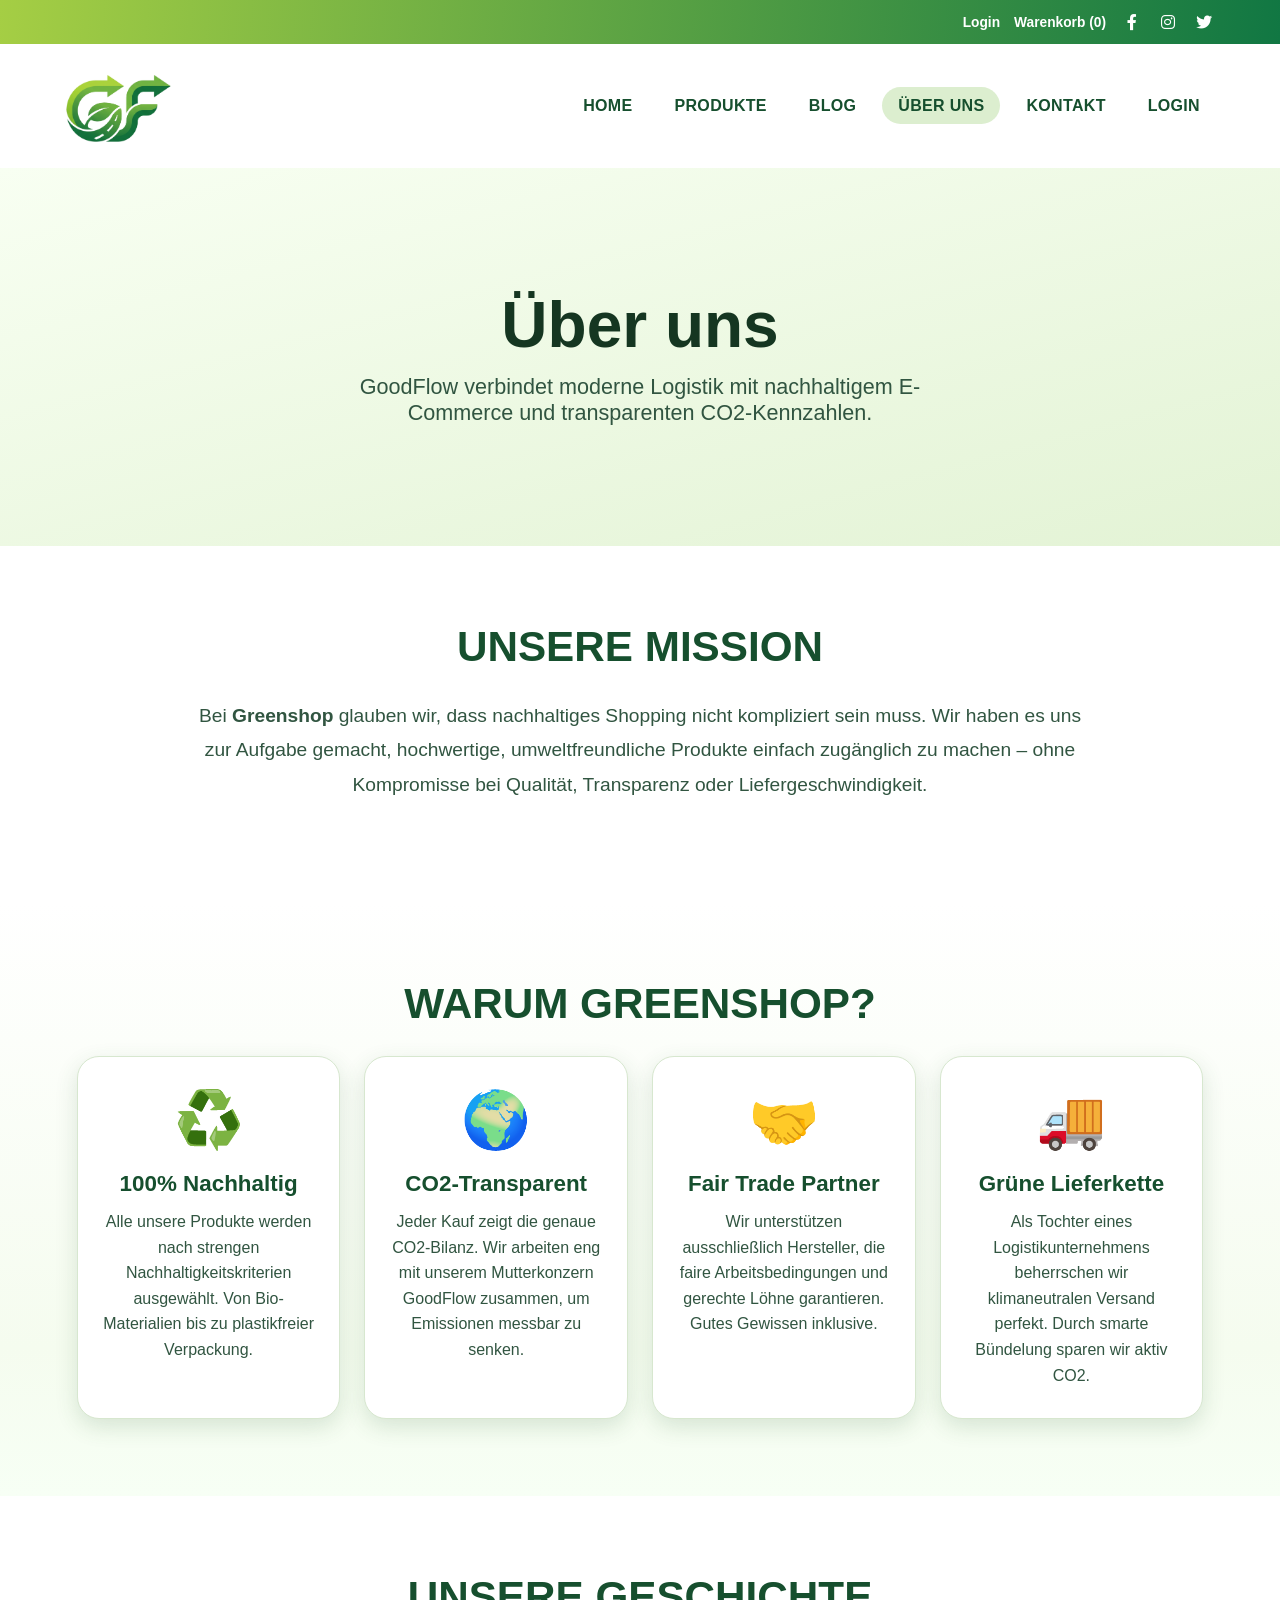
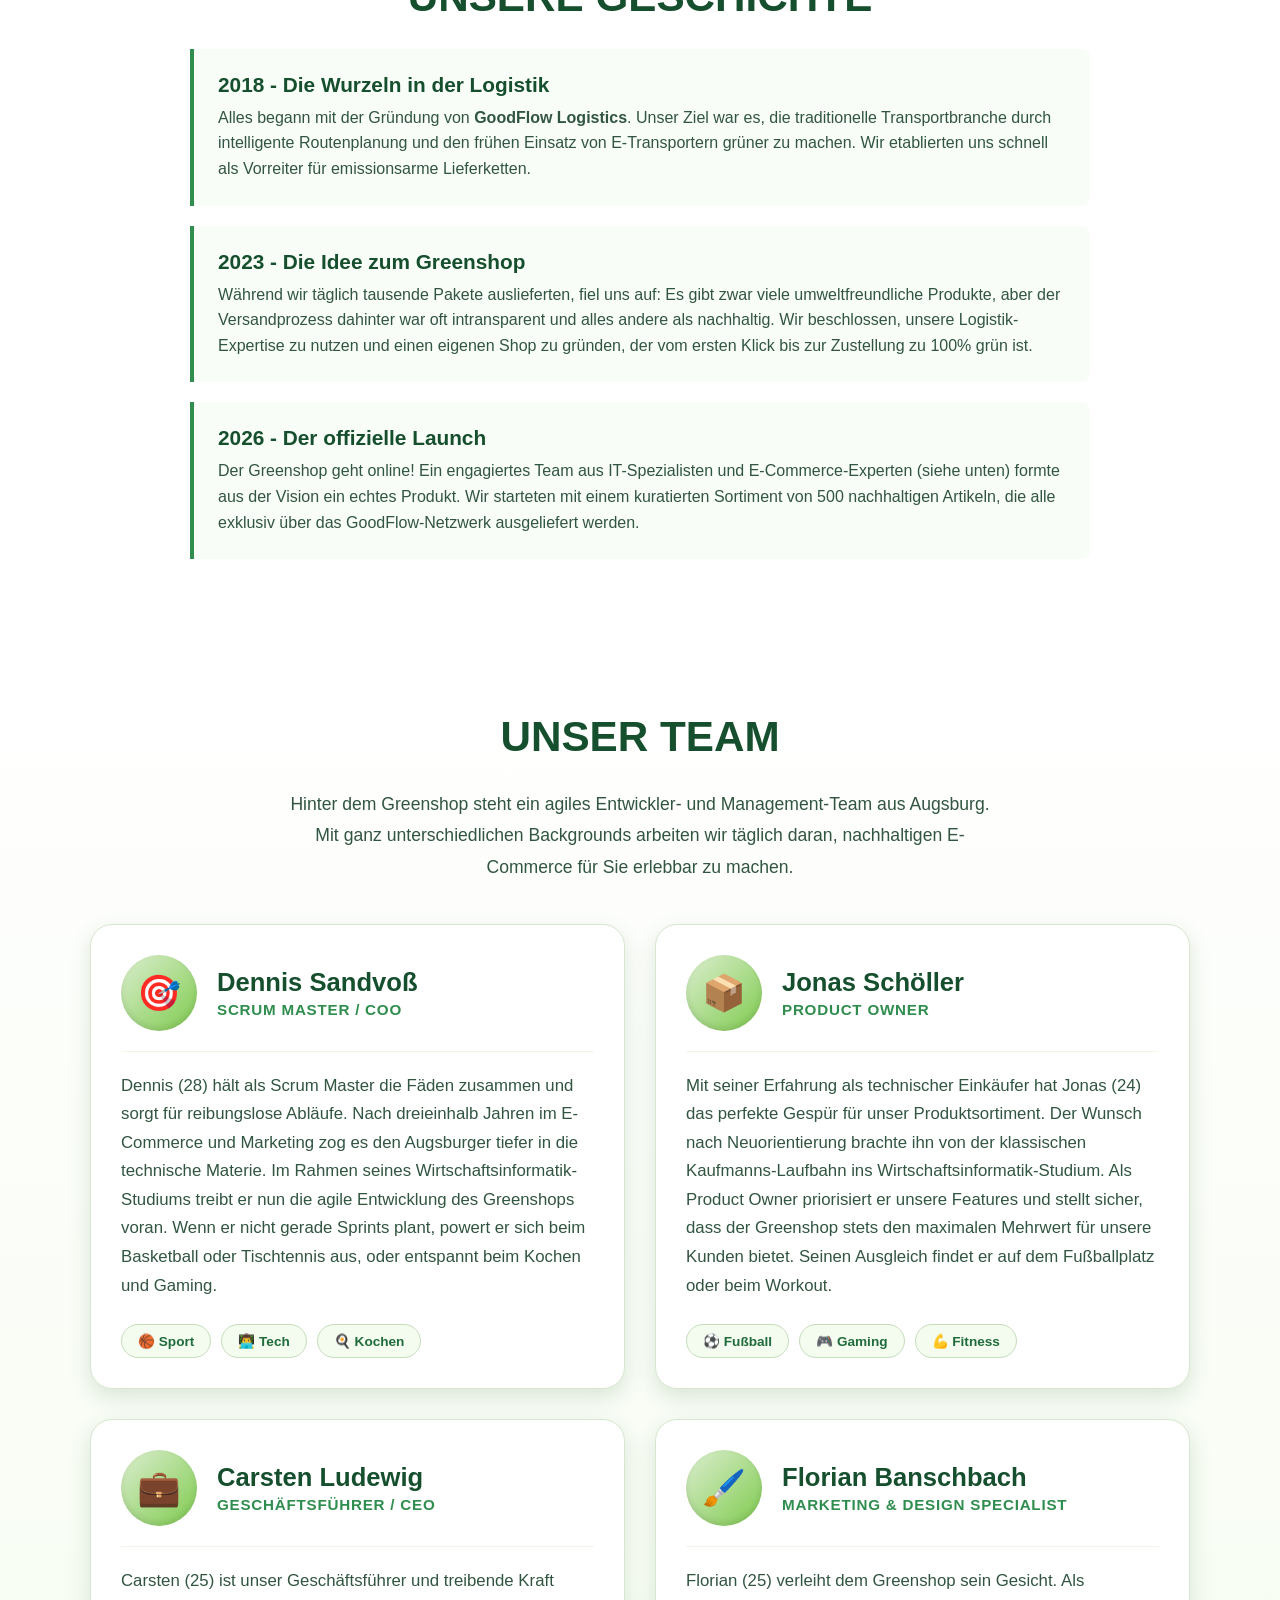
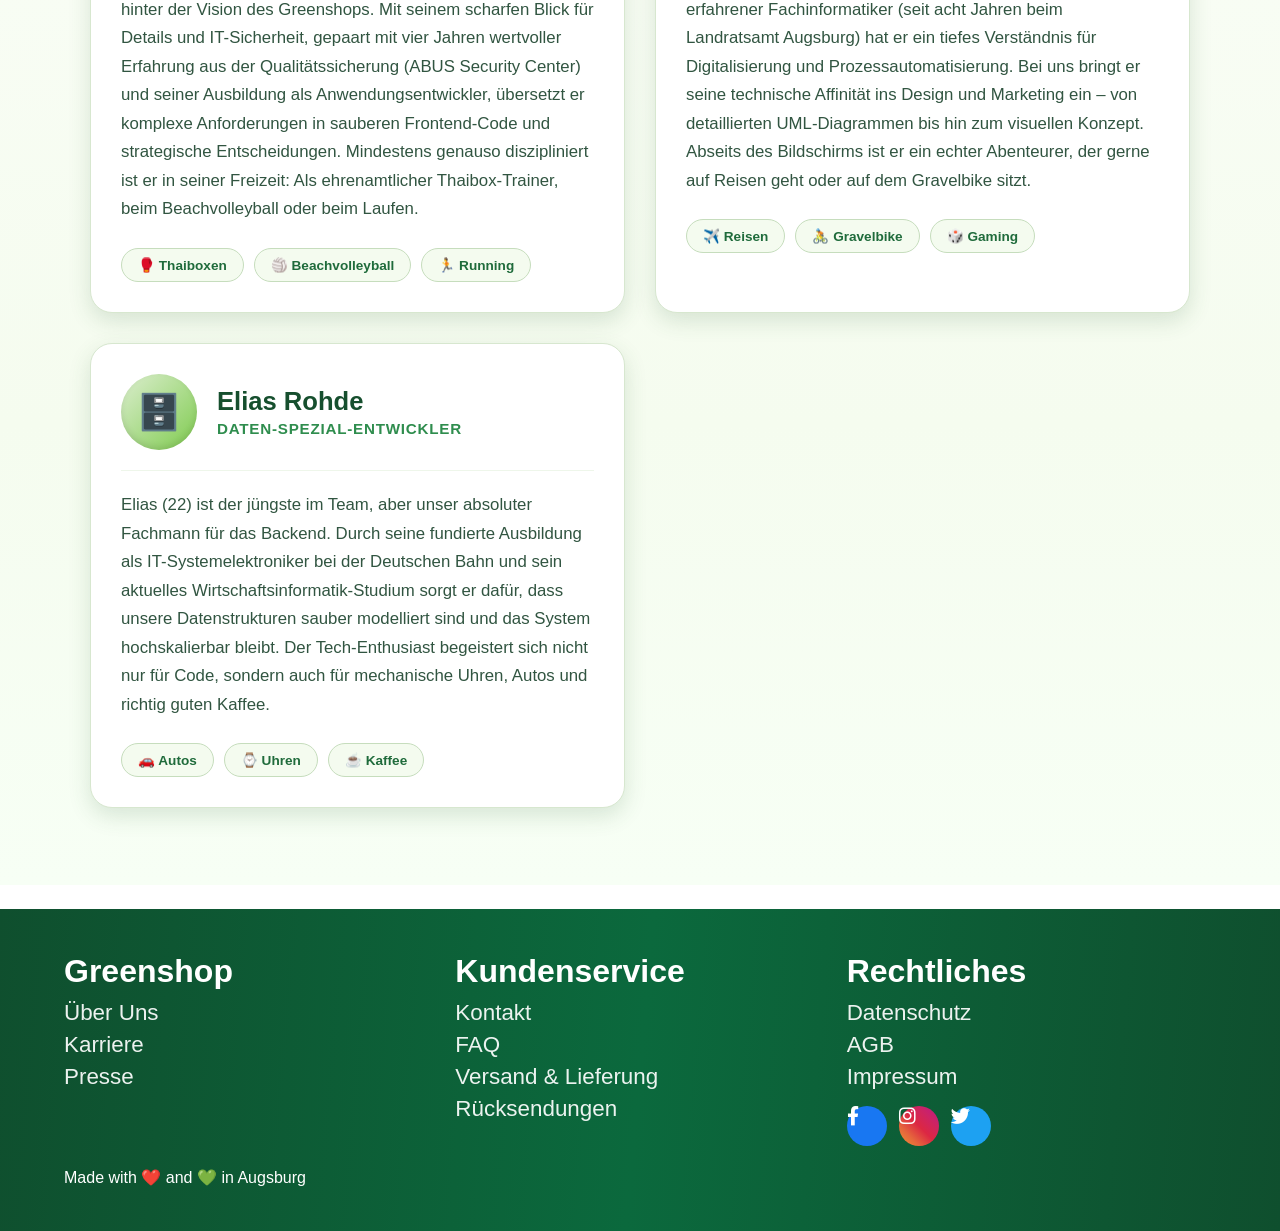
<file: src/ueber-uns.html>
<!DOCTYPE html>
<html lang="de">
<head>
    <meta charset="UTF-8">
    <meta name="viewport" content="width=device-width, initial-scale=1.0">
    <title>Über uns - Greenshop</title>
    <link rel="icon" type="image/svg+xml" href="../assets/icons/favicon.png">
    <link rel="stylesheet" href="../styles/styles.css">
    <link rel="stylesheet" href="https://cdnjs.cloudflare.com/ajax/libs/font-awesome/6.0.0-beta3/css/all.min.css" integrity="sha512-Fo3rlrZj/k7ujTnHg4CGR2D7kSs0v4LLanw2qksYuRlEzO+tcaEPQogQ0KaoGN26/zrn20ImR1DfuLWnOo7aBA==" crossorigin="anonymous" referrerpolicy="no-referrer" />
</head>
<body>
    <div class="page-wrap">
        <div class="site-shell">
            <header>
                <div class="top-bar">
                    <a href="login.html" class="top-link">Login</a>
                    <a href="warenkorb.html" class="top-link">Warenkorb (0)</a>
                    <div class="social-top">
                        <a href="#" class="social-top-icon"><i class="fab fa-facebook-f"></i></a>
                        <a href="#" class="social-top-icon"><i class="fab fa-instagram"></i></a>
                        <a href="#" class="social-top-icon"><i class="fab fa-twitter"></i></a>
                    </div>
                </div>
                <nav>
                    <a href="../index.html" class="logo">
                        <img src="../assets/images/logo-mockup.png" alt="Greenshop Logo" class="logo-icon">
                    </a>
                    <input type="checkbox" id="menu-toggle" class="menu-toggle" aria-label="Navigation öffnen">
                    <label for="menu-toggle" class="hamburger" aria-hidden="true">
                        <span></span>
                        <span></span>
                        <span></span>
                    </label>
                    <ul class="nav-links">
                        <li><a href="../index.html">Home</a></li>
                        <li><a href="shop.html">Produkte</a></li>
                        <li><a href="blog.html">Blog</a></li>
                        <li><a href="ueber-uns.html" class="active">Über Uns</a></li>
                        <li><a href="contact.html">Kontakt</a></li>
                        <li><a href="login.html">Login</a></li>
                    </ul>
                </nav>
            </header>

            <section class="subpage-hero">
                <div>
                    <h1>Über uns</h1>
                    <p>GoodFlow verbindet moderne Logistik mit nachhaltigem E-Commerce und transparenten CO2-Kennzahlen.</p>
                </div>
            </section>

            <section class="section">
                <div class="content-narrow">
                    <h2 class="section-title">Unsere Mission</h2>
                    <p class="mission-text">
                        Bei <strong>Greenshop</strong> glauben wir, dass nachhaltiges Shopping nicht kompliziert sein muss. 
                        Wir haben es uns zur Aufgabe gemacht, hochwertige, umweltfreundliche Produkte einfach zugänglich zu machen – 
                        ohne Kompromisse bei Qualität, Transparenz oder Liefergeschwindigkeit.
                    </p>
                </div>
            </section>

            <section class="section section-soft">
                <h2 class="section-title">Warum Greenshop?</h2>
                <div class="feature-grid">
                    <article class="feature-card">
                        <div class="feature-icon">♻️</div>
                        <h3>100% Nachhaltig</h3>
                        <p>Alle unsere Produkte werden nach strengen Nachhaltigkeitskriterien ausgewählt. Von Bio-Materialien bis zu plastikfreier Verpackung.</p>
                    </article>
                    <article class="feature-card">
                        <div class="feature-icon">🌍</div>
                        <h3>CO2-Transparent</h3>
                        <p>Jeder Kauf zeigt die genaue CO2-Bilanz. Wir arbeiten eng mit unserem Mutterkonzern GoodFlow zusammen, um Emissionen messbar zu senken.</p>
                    </article>
                    <article class="feature-card">
                        <div class="feature-icon">🤝</div>
                        <h3>Fair Trade Partner</h3>
                        <p>Wir unterstützen ausschließlich Hersteller, die faire Arbeitsbedingungen und gerechte Löhne garantieren. Gutes Gewissen inklusive.</p>
                    </article>
                    <article class="feature-card">
                        <div class="feature-icon">🚚</div>
                        <h3>Grüne Lieferkette</h3>
                        <p>Als Tochter eines Logistikunternehmens beherrschen wir klimaneutralen Versand perfekt. Durch smarte Bündelung sparen wir aktiv CO2.</p>
                    </article>
                </div>
            </section>

            <section class="section">
                <div class="content-narrow">
                    <h2 class="section-title">Unsere Geschichte</h2>
                    <div class="timeline-grid">
                        <div class="timeline-item">
                            <h3>2018 - Die Wurzeln in der Logistik</h3>
                            <p>Alles begann mit der Gründung von <strong>GoodFlow Logistics</strong>. Unser Ziel war es, die traditionelle Transportbranche durch intelligente Routenplanung und den frühen Einsatz von E-Transportern grüner zu machen. Wir etablierten uns schnell als Vorreiter für emissionsarme Lieferketten.</p>
                        </div>
                        <div class="timeline-item">
                            <h3>2023 - Die Idee zum Greenshop</h3>
                            <p>Während wir täglich tausende Pakete auslieferten, fiel uns auf: Es gibt zwar viele umweltfreundliche Produkte, aber der Versandprozess dahinter war oft intransparent und alles andere als nachhaltig. Wir beschlossen, unsere Logistik-Expertise zu nutzen und einen eigenen Shop zu gründen, der vom ersten Klick bis zur Zustellung zu 100% grün ist.</p>
                        </div>
                        <div class="timeline-item">
                            <h3>2026 - Der offizielle Launch</h3>
                            <p>Der Greenshop geht online! Ein engagiertes Team aus IT-Spezialisten und E-Commerce-Experten (siehe unten) formte aus der Vision ein echtes Produkt. Wir starteten mit einem kuratierten Sortiment von 500 nachhaltigen Artikeln, die alle exklusiv über das GoodFlow-Netzwerk ausgeliefert werden.</p>
                        </div>
                    </div>
                </div>
            </section>

            <section class="section section-soft">
                <div class="content-wide">
                    <h2 class="section-title">Unser Team</h2>
                    <p class="team-intro-text">
                        Hinter dem Greenshop steht ein agiles Entwickler- und Management-Team aus Augsburg. Mit ganz unterschiedlichen Backgrounds arbeiten wir täglich daran, nachhaltigen E-Commerce für Sie erlebbar zu machen.
                    </p>
                    
                    <div class="team-grid-wide">
                        <!-- Dennis Sandvoß -->
                        <div class="team-profile">
                            <div class="team-header">
                                <div class="team-avatar-large">🎯</div>
                                <div>
                                    <h3>Dennis Sandvoß</h3>
                                    <p class="role">Scrum Master / COO</p>
                                </div>
                            </div>
                            <div class="team-bio">
                                <p>
                                    Dennis (28) hält als Scrum Master die Fäden zusammen und sorgt für reibungslose Abläufe. Nach dreieinhalb Jahren im E-Commerce und Marketing zog es den Augsburger tiefer in die technische Materie. Im Rahmen seines Wirtschaftsinformatik-Studiums treibt er nun die agile Entwicklung des Greenshops voran. Wenn er nicht gerade Sprints plant, powert er sich beim Basketball oder Tischtennis aus, oder entspannt beim Kochen und Gaming.
                                </p>
                                <div class="team-interests">
                                    <span>🏀 Sport</span>
                                    <span>👨‍💻 Tech</span>
                                    <span>🍳 Kochen</span>
                                </div>
                            </div>
                        </div>

                        <!-- Jonas Schöller -->
                        <div class="team-profile">
                            <div class="team-header">
                                <div class="team-avatar-large">📦</div>
                                <div>
                                    <h3>Jonas Schöller</h3>
                                    <p class="role">Product Owner</p>
                                </div>
                            </div>
                            <div class="team-bio">
                                <p>
                                    Mit seiner Erfahrung als technischer Einkäufer hat Jonas (24) das perfekte Gespür für unser Produktsortiment. Der Wunsch nach Neuorientierung brachte ihn von der klassischen Kaufmanns-Laufbahn ins Wirtschaftsinformatik-Studium. Als Product Owner priorisiert er unsere Features und stellt sicher, dass der Greenshop stets den maximalen Mehrwert für unsere Kunden bietet. Seinen Ausgleich findet er auf dem Fußballplatz oder beim Workout.
                                </p>
                                <div class="team-interests">
                                    <span>⚽ Fußball</span>
                                    <span>🎮 Gaming</span>
                                    <span>💪 Fitness</span>
                                </div>
                            </div>
                        </div>

                        <!-- Carsten Ludewig -->
                        <div class="team-profile">
                            <div class="team-header">
                                <div class="team-avatar-large">💼</div>
                                <div>
                                    <h3>Carsten Ludewig</h3>
                                    <p class="role">Geschäftsführer / CEO</p>
                                </div>
                            </div>
                            <div class="team-bio">
                                <p>
                                    Carsten (25) ist unser Geschäftsführer und treibende Kraft hinter der Vision des Greenshops. Mit seinem scharfen Blick für Details und IT-Sicherheit, gepaart mit vier Jahren wertvoller Erfahrung aus der Qualitätssicherung (ABUS Security Center) und seiner Ausbildung als Anwendungsentwickler, übersetzt er komplexe Anforderungen in sauberen Frontend-Code und strategische Entscheidungen. Mindestens genauso diszipliniert ist er in seiner Freizeit: Als ehrenamtlicher Thaibox-Trainer, beim Beachvolleyball oder beim Laufen.
                                </p>
                                <div class="team-interests">
                                    <span>🥊 Thaiboxen</span>
                                    <span>🏐 Beachvolleyball</span>
                                    <span>🏃 Running</span>
                                </div>
                            </div>
                        </div>

                        <!-- Florian Banschbach -->
                        <div class="team-profile">
                            <div class="team-header">
                                <div class="team-avatar-large">🖌️</div>
                                <div>
                                    <h3>Florian Banschbach</h3>
                                    <p class="role">Marketing & Design Specialist</p>
                                </div>
                            </div>
                            <div class="team-bio">
                                <p>
                                    Florian (25) verleiht dem Greenshop sein Gesicht. Als erfahrener Fachinformatiker (seit acht Jahren beim Landratsamt Augsburg) hat er ein tiefes Verständnis für Digitalisierung und Prozessautomatisierung. Bei uns bringt er seine technische Affinität ins Design und Marketing ein – von detaillierten UML-Diagrammen bis hin zum visuellen Konzept. Abseits des Bildschirms ist er ein echter Abenteurer, der gerne auf Reisen geht oder auf dem Gravelbike sitzt.
                                </p>
                                <div class="team-interests">
                                    <span>✈️ Reisen</span>
                                    <span>🚴 Gravelbike</span>
                                    <span>🎲 Gaming</span>
                                </div>
                            </div>
                        </div>

                        <!-- Elias Rohde -->
                        <div class="team-profile">
                            <div class="team-header">
                                <div class="team-avatar-large">🗄️</div>
                                <div>
                                    <h3>Elias Rohde</h3>
                                    <p class="role">Daten-Spezial-Entwickler</p>
                                </div>
                            </div>
                            <div class="team-bio">
                                <p>
                                    Elias (22) ist der jüngste im Team, aber unser absoluter Fachmann für das Backend. Durch seine fundierte Ausbildung als IT-Systemelektroniker bei der Deutschen Bahn und sein aktuelles Wirtschaftsinformatik-Studium sorgt er dafür, dass unsere Datenstrukturen sauber modelliert sind und das System hochskalierbar bleibt. Der Tech-Enthusiast begeistert sich nicht nur für Code, sondern auch für mechanische Uhren, Autos und richtig guten Kaffee.
                                </p>
                                <div class="team-interests">
                                    <span>🚗 Autos</span>
                                    <span>⌚ Uhren</span>
                                    <span>☕ Kaffee</span>
                                </div>
                            </div>
                        </div>
                    </div>
                </div>
            </section>

            <footer>
                <div class="footer-col">
                    <h4>Greenshop</h4>
                    <ul>
                        <li><a href="ueber-uns.html">Über Uns</a></li>
                        <li><a href="#">Karriere</a></li>
                        <li><a href="#">Presse</a></li>
                    </ul>
                </div>
                <div class="footer-col">
                    <h4>Kundenservice</h4>
                    <ul>
                        <li><a href="contact.html">Kontakt</a></li>
                        <li><a href="#">FAQ</a></li>
                        <li><a href="#">Versand & Lieferung</a></li>
                        <li><a href="#">Rücksendungen</a></li>
                    </ul>
                </div>
                <div class="footer-col">
                    <h4>Rechtliches</h4>
                    <ul>
                        <li><a href="datenschutz.html">Datenschutz</a></li>
                        <li><a href="#">AGB</a></li>
                        <li><a href="impressum.html">Impressum</a></li>
                    </ul>
                    <div class="social-row">
                        <a href="#" class="social-btn"><i class="fab fa-facebook-f social-icon"></i></a>
                        <a href="#" class="social-btn"><i class="fab fa-instagram social-icon"></i></a>
                        <a href="#" class="social-btn"><i class="fab fa-twitter social-icon"></i></a>
                    </div>
                </div>
                <div class="footer-bottom">
                    <p>Made with ❤️ and 💚 in Augsburg</p>
                </div>
            </footer>
        </div>
    </div>
</body>
</html>
</file>
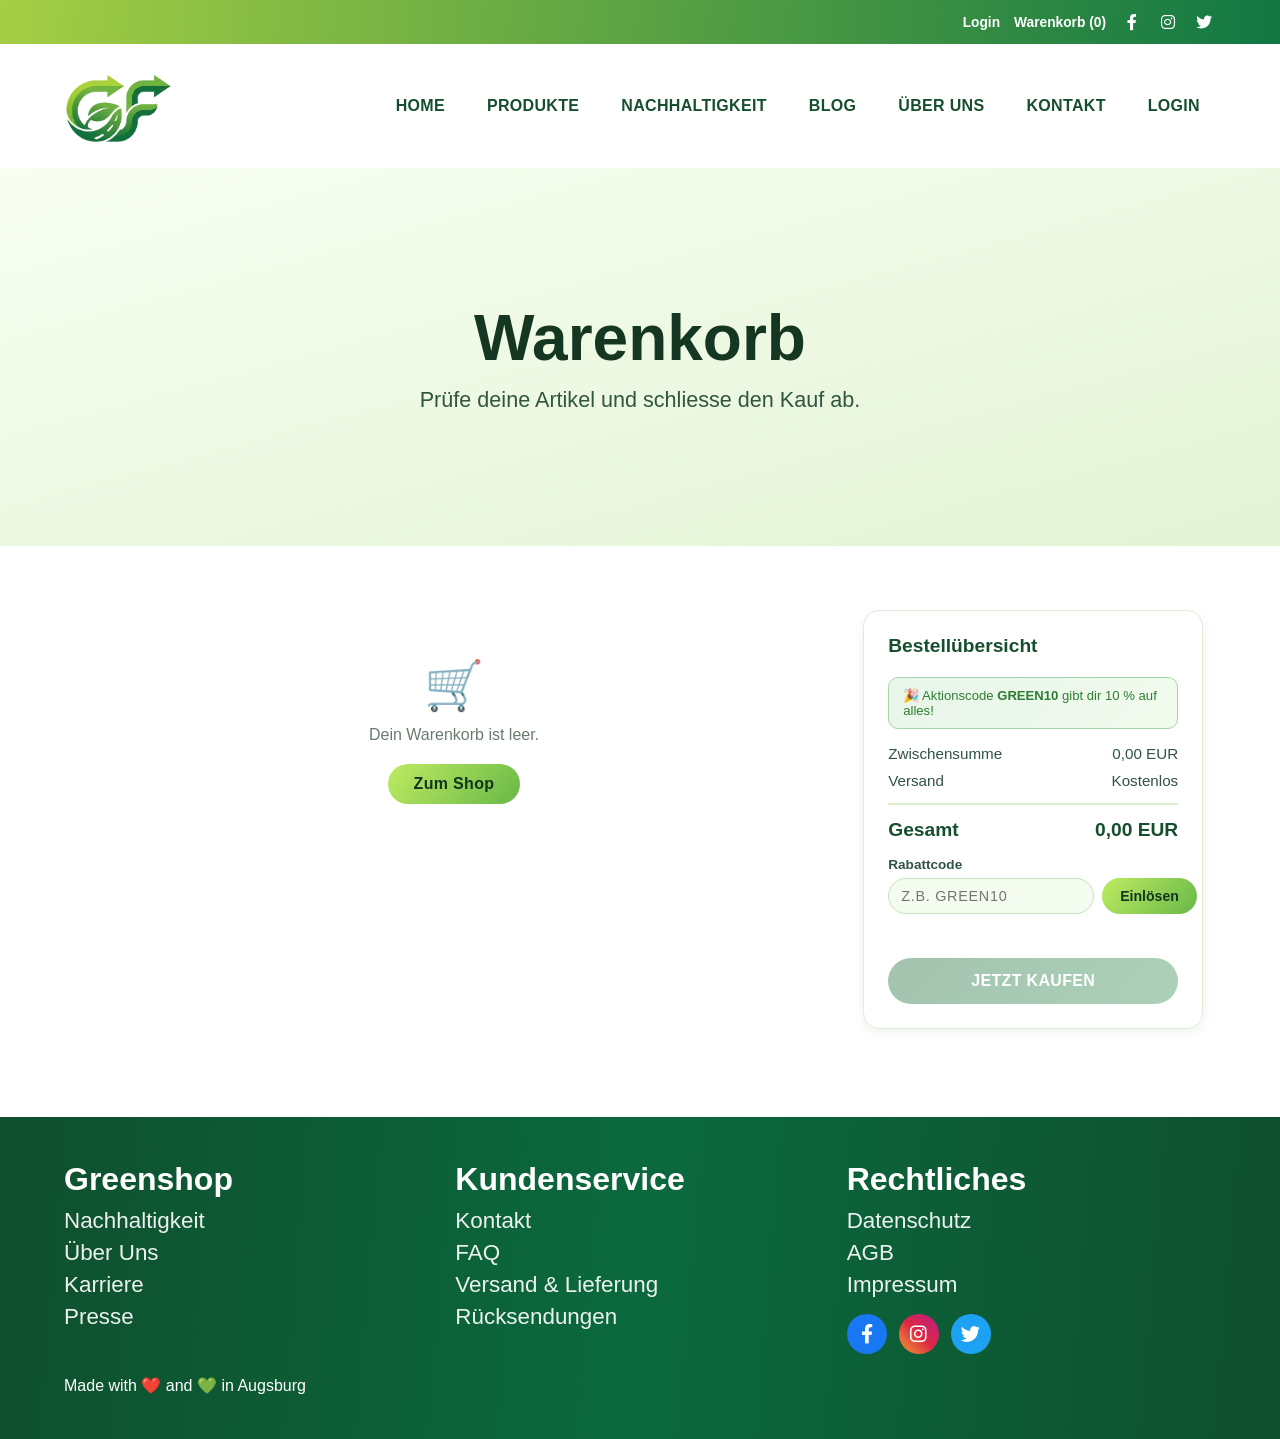
<file: src/warenkorb.html>
<!DOCTYPE html>
<html lang="de">
<head>
    <meta charset="UTF-8">
    <meta name="viewport" content="width=device-width, initial-scale=1.0">
    <title>Warenkorb - Greenshop</title>
    <link rel="icon" type="image/svg+xml" href="../assets/icons/favicon.png">
    <link rel="stylesheet" href="../styles/styles.css">
    <link rel="stylesheet" href="https://cdnjs.cloudflare.com/ajax/libs/font-awesome/6.0.0-beta3/css/all.min.css" integrity="sha512-Fo3rlrZj/k7ujTnHg4CGR2D7kSs0v4LLanw2qksYuRlEzO+tcaEPQogQ0KaoGN26/zrn20ImR1DfuLWnOo7aBA==" crossorigin="anonymous" referrerpolicy="no-referrer" />
    <style>
        .cart-section {
            padding: clamp(32px, 5vw, 64px) clamp(24px, 6vw, 84px);
            display: grid;
            grid-template-columns: 1fr 340px;
            gap: 32px;
            align-items: start;
        }
        @media (max-width: 900px) {
            .cart-section { grid-template-columns: 1fr; }
        }

        /* Artikelliste */
        .cart-items { display: flex; flex-direction: column; gap: 16px; }
        .cart-item {
            display: flex;
            align-items: center;
            gap: 16px;
            background: #fff;
            border: 1px solid #ddedd8;
            border-radius: 16px;
            padding: 16px;
            box-shadow: 0 4px 12px rgba(48,102,57,0.08);
        }
        .cart-item img {
            width: 72px;
            height: 72px;
            object-fit: cover;
            border-radius: 10px;
            flex-shrink: 0;
        }
        .cart-item-info { flex: 1; }
        .cart-item-name { font-size: 1rem; font-weight: 700; color: #164f2e; margin-bottom: 4px; }
        .cart-item-price { font-size: 0.95rem; color: #315341; }
        .qty-control {
            display: flex;
            align-items: center;
            gap: 8px;
        }
        .qty-btn {
            width: 30px; height: 30px;
            border-radius: 50%;
            border: 1px solid #c8e0c0;
            background: #f4fbef;
            color: #1f6b3b;
            font-size: 1.1rem;
            font-weight: 700;
            cursor: pointer;
            display: grid;
            place-items: center;
            line-height: 1;
        }
        .qty-btn:hover { background: #dceecf; }
        .qty-num { font-size: 1rem; font-weight: 700; min-width: 20px; text-align: center; color: #164f2e; }
        .remove-btn {
            background: none;
            border: none;
            color: #c62828;
            font-size: 1.3rem;
            cursor: pointer;
            padding: 4px 8px;
            border-radius: 6px;
        }
        .remove-btn:hover { background: #ffebee; }

        /* Leer-Zustand */
        .cart-empty {
            text-align: center;
            padding: 48px 24px;
            color: #6a7c6e;
        }
        .cart-empty .empty-icon { font-size: 3rem; margin-bottom: 12px; }
        .cart-empty p { margin-bottom: 20px; }

        /* Zusammenfassung */
        .cart-summary {
            background: #fff;
            border: 1px solid #ddedd8;
            border-radius: 16px;
            padding: 24px;
            box-shadow: 0 4px 12px rgba(48,102,57,0.08);
            position: sticky;
            top: 16px;
        }
        .cart-summary h3 { font-size: 1.2rem; color: #164f2e; margin-bottom: 20px; }
        .summary-row {
            display: flex;
            justify-content: space-between;
            font-size: 0.95rem;
            color: #315341;
            margin-bottom: 10px;
        }
        .summary-row.total {
            font-size: 1.2rem;
            font-weight: 800;
            color: #164f2e;
            border-top: 2px solid #dceecf;
            padding-top: 14px;
            margin-top: 14px;
        }
        .summary-row.discount { color: #2e7d32; font-weight: 600; }

        /* Rabattcode */
        .discount-box { margin: 16px 0; }
        .discount-box label { font-size: 0.85rem; font-weight: 600; color: #315341; display: block; margin-bottom: 6px; }
        .discount-input-row { display: flex; gap: 8px; }
        .discount-input {
            flex: 1;
            padding: 9px 12px;
            border: 1px solid #c8e0c0;
            border-radius: 999px;
            font-size: 0.9rem;
            color: #164f2e;
            background: #f4fbef;
            text-transform: uppercase;
            letter-spacing: 0.05em;
        }
        .discount-input:focus { outline: none; border-color: #2f8d4e; }
        .discount-apply-btn {
            padding: 9px 18px;
            border-radius: 999px;
            border: none;
            background: linear-gradient(130deg, #bfeb61, #68b848);
            color: #12351f;
            font-weight: 800;
            font-size: 0.88rem;
            cursor: pointer;
        }
        .discount-apply-btn:hover { filter: brightness(0.95); }
        .discount-msg { font-size: 0.82rem; margin-top: 6px; min-height: 18px; }
        .discount-msg.ok { color: #2e7d32; font-weight: 600; }
        .discount-msg.err { color: #c62828; }

        /* Checkout-Button */
        .checkout-btn {
            display: block;
            width: 100%;
            padding: 14px;
            border-radius: 999px;
            border: none;
            background: linear-gradient(130deg, #1f6b3b, #2f8d4e);
            color: #fff;
            font-size: 1rem;
            font-weight: 800;
            cursor: pointer;
            margin-top: 20px;
            letter-spacing: 0.02em;
        }
        .checkout-btn:hover { filter: brightness(1.1); }
        .checkout-btn:disabled { opacity: 0.4; cursor: not-allowed; filter: none; }

        /* Hint Banner */
        .discount-hint {
            background: linear-gradient(130deg, #e8f5e9, #f1fbee);
            border: 1px solid #a5d6a7;
            border-radius: 10px;
            padding: 10px 14px;
            font-size: 0.82rem;
            color: #2e7d32;
            margin-bottom: 16px;
            font-weight: 500;
        }
    </style>
</head>
<body>
    <div class="page-wrap">
        <div class="site-shell">
            <header>
                <div class="top-bar">
                    <a href="login.html" class="top-link">Login</a>
                    <a href="warenkorb.html" class="top-link" id="cart-count-link">Warenkorb (0)</a>
                    <div class="social-top">
                        <a href="#" class="social-top-icon"><i class="fab fa-facebook-f"></i></a>
                        <a href="#" class="social-top-icon"><i class="fab fa-instagram"></i></a>
                        <a href="#" class="social-top-icon"><i class="fab fa-twitter"></i></a>
                    </div>
                </div>
                <nav>
                    <a href="../index.html" class="logo">
                        <img src="../assets/images/logo-mockup.png" alt="Greenshop Logo" class="logo-icon">
                    </a>
                    <input type="checkbox" id="menu-toggle" class="menu-toggle" aria-label="Navigation öffnen">
                    <label for="menu-toggle" class="hamburger" aria-hidden="true">
                        <span></span>
                        <span></span>
                        <span></span>
                    </label>
                    <ul class="nav-links">
                        <li><a href="../index.html">Home</a></li>
                        <li><a href="shop.html">Produkte</a></li>
                        <li><a href="nachhaltigkeit.html">Nachhaltigkeit</a></li>
                        <li><a href="blog.html">Blog</a></li>
                        <li><a href="ueber-uns.html">Über Uns</a></li>
                        <li><a href="contact.html">Kontakt</a></li>
                        <li><a href="login.html">Login</a></li>
                    </ul>
                </nav>
            </header>

            <section class="subpage-hero">
                <div>
                    <h1>Warenkorb</h1>
                    <p>Prüfe deine Artikel und schliesse den Kauf ab.</p>
                </div>
            </section>

            <div class="cart-section">
                <!-- Linke Spalte: Artikel -->
                <div>
                    <div class="cart-items" id="cart-items">
                        <!-- wird per JS befüllt -->
                    </div>
                </div>

                <!-- Rechte Spalte: Zusammenfassung -->
                <aside class="cart-summary" id="cart-summary">
                    <h3>Bestellübersicht</h3>

                    <div class="discount-hint">🎉 Aktionscode <strong>GREEN10</strong> gibt dir 10 % auf alles!</div>

                    <div class="summary-row">
                        <span>Zwischensumme</span>
                        <span id="subtotal">0,00 EUR</span>
                    </div>
                    <div class="summary-row discount" id="discount-row" style="display:none">
                        <span id="discount-label">Rabatt</span>
                        <span id="discount-amount">-0,00 EUR</span>
                    </div>
                    <div class="summary-row">
                        <span>Versand</span>
                        <span>Kostenlos</span>
                    </div>
                    <div class="summary-row total">
                        <span>Gesamt</span>
                        <span id="total">0,00 EUR</span>
                    </div>

                    <!-- Rabattcode -->
                    <div class="discount-box">
                        <label>Rabattcode</label>
                        <div class="discount-input-row">
                            <input class="discount-input" id="discount-input" placeholder="z.B. GREEN10" maxlength="20">
                            <button class="discount-apply-btn" onclick="applyDiscount()">Einlösen</button>
                        </div>
                        <div class="discount-msg" id="discount-msg"></div>
                    </div>

                    <button class="checkout-btn" id="checkout-btn" disabled onclick="checkout()">JETZT KAUFEN</button>
                </aside>
            </div>

            <footer>
                <div class="footer-col">
                    <h4>Greenshop</h4>
                    <ul>
                        <li><a href="nachhaltigkeit.html">Nachhaltigkeit</a></li>
                        <li><a href="ueber-uns.html">Über Uns</a></li>
                        <li><a href="#">Karriere</a></li>
                        <li><a href="#">Presse</a></li>
                    </ul>
                </div>
                <div class="footer-col">
                    <h4>Kundenservice</h4>
                    <ul>
                        <li><a href="contact.html">Kontakt</a></li>
                        <li><a href="#">FAQ</a></li>
                        <li><a href="#">Versand & Lieferung</a></li>
                        <li><a href="#">Rücksendungen</a></li>
                    </ul>
                </div>
                <div class="footer-col">
                    <h4>Rechtliches</h4>
                    <ul>
                        <li><a href="datenschutz.html">Datenschutz</a></li>
                        <li><a href="#">AGB</a></li>
                        <li><a href="impressum.html">Impressum</a></li>
                    </ul>
                    <div class="social-row">
                        <a href="#" class="social-btn"><span class="social-icon"><i class="fab fa-facebook-f"></i></span></a>
                        <a href="#" class="social-btn"><span class="social-icon"><i class="fab fa-instagram"></i></span></a>
                        <a href="#" class="social-btn"><span class="social-icon"><i class="fab fa-twitter"></i></span></a>
                    </div>
                </div>
                <div class="footer-bottom">
                    <p>Made with ❤️ and 💚 in Augsburg</p>
                </div>
            </footer>
        </div>
    </div>

    <script>
        // Verfügbare Rabattcodes
        const CODES = {
            'GREEN10': { label: '10 % Rabatt (GREEN10)', pct: 0.10 },
            'SAVE5':   { label: '5 % Rabatt (SAVE5)',   pct: 0.05 },
        };

        let activeDiscount = null;

        // Warenkorb aus localStorage laden
        function getCart() {
            return JSON.parse(localStorage.getItem('gs_warenkorb') || '[]');
        }
        function saveCart(korb) {
            localStorage.setItem('gs_warenkorb', JSON.stringify(korb));
        }

        // Zähler in Top-Bar
        function updateCartCount() {
            const korb = getCart();
            const total = korb.reduce((s, i) => s + i.menge, 0);
            document.getElementById('cart-count-link').textContent = `Warenkorb (${total})`;
        }

        // Menge ändern
        function changeQty(id, delta) {
            const korb = getCart();
            const item = korb.find(p => p.id === id);
            if (!item) return;
            item.menge += delta;
            if (item.menge <= 0) korb.splice(korb.indexOf(item), 1);
            saveCart(korb);
            render();
        }

        // Artikel entfernen
        function removeItem(id) {
            const korb = getCart().filter(p => p.id !== id);
            saveCart(korb);
            render();
        }

        // Preise berechnen & anzeigen
        function updateTotals(korb) {
            const subtotal = korb.reduce((s, i) => s + i.preis * i.menge, 0);
            let discountAmt = 0;
            if (activeDiscount) {
                discountAmt = subtotal * activeDiscount.pct;
                document.getElementById('discount-row').style.display = 'flex';
                document.getElementById('discount-label').textContent = activeDiscount.label;
                document.getElementById('discount-amount').textContent = `-${discountAmt.toFixed(2).replace('.', ',')} EUR`;
            } else {
                document.getElementById('discount-row').style.display = 'none';
            }
            const total = subtotal - discountAmt;
            document.getElementById('subtotal').textContent = subtotal.toFixed(2).replace('.', ',') + ' EUR';
            document.getElementById('total').textContent = total.toFixed(2).replace('.', ',') + ' EUR';
        }

        // Warenkorb rendern
        function render() {
            const korb = getCart();
            const container = document.getElementById('cart-items');
            updateCartCount();

            if (korb.length === 0) {
                container.innerHTML = `
                    <div class="cart-empty">
                        <div class="empty-icon">🛒</div>
                        <p>Dein Warenkorb ist leer.</p>
                        <a href="shop.html" class="btn-cta" style="font-size:1rem;padding:11px 26px">Zum Shop</a>
                    </div>`;
                document.getElementById('checkout-btn').disabled = true;
                updateTotals([]);
                return;
            }

            container.innerHTML = korb.map(item => `
                <div class="cart-item">
                    <img src="${item.img}" alt="${item.name}">
                    <div class="cart-item-info">
                        <div class="cart-item-name">${item.name}</div>
                        <div class="cart-item-price">${item.preis.toFixed(2).replace('.', ',')} EUR / Stk.</div>
                    </div>
                    <div class="qty-control">
                        <button class="qty-btn" onclick="changeQty(${item.id}, -1)">−</button>
                        <span class="qty-num">${item.menge}</span>
                        <button class="qty-btn" onclick="changeQty(${item.id}, 1)">+</button>
                    </div>
                    <button class="remove-btn" onclick="removeItem(${item.id})" title="Entfernen">🗑</button>
                </div>
            `).join('');

            document.getElementById('checkout-btn').disabled = false;
            updateTotals(korb);
        }

        // Rabattcode einlösen
        function applyDiscount() {
            const code = document.getElementById('discount-input').value.trim().toUpperCase();
            const msg = document.getElementById('discount-msg');
            if (CODES[code]) {
                activeDiscount = CODES[code];
                msg.textContent = '✓ Rabattcode erfolgreich eingelöst!';
                msg.className = 'discount-msg ok';
            } else {
                activeDiscount = null;
                msg.textContent = '✗ Ungültiger Rabattcode.';
                msg.className = 'discount-msg err';
            }
            updateTotals(getCart());
        }

        // Kauf abschliessen (Demo)
        function checkout() {
            alert('🎉 Vielen Dank für deine Bestellung! (Demo)');
            localStorage.removeItem('gs_warenkorb');
            render();
        }

        // Start
        render();
    </script>
</body>
</html>
</file>
<file: styles/styles.css>
/* ========================================================== */
/* CSS STRUCTURE & ORGANIZATION                              */
/* ========================================================== */
/* 
  1. CSS VARIABLES & ROOT
  2. RESET & GLOBAL STYLES
  3. TYPOGRAPHY & BUTTONS
  4. HEADER & NAVIGATION
  5. TOP BAR
  6. PROMO BANNER
  7. HERO SECTION
  8. CATEGORIES SECTION
  9. PRODUCTS SECTION
  10. INFO BANNER
  11. FOOTER
  12. BLOG SECTION
  13. LOGIN & DASHBOARD
  14. ÜBER UNS / TEAM
  15. MEDIA QUERIES (980px, 768px, 480px)
  16. PROMO POP-UP / MODAL
  17. TOAST FEEDBACK (Warenkorb)
*/

/* ========================================================== */
/* 1. CSS VARIABLES & ROOT                                   */
/* ========================================================== */

:root {
    --green-900: #164f2e;
    --green-800: #1f6b3b;
    --green-700: #2f8d4e;
    --green-500: #7fcb4f;
    --green-300: #dceecf;
    --green-100: #f4fbef;
    --white: #ffffff;
    --text-900: #153621;
    --text-700: #315541;
    --shadow-soft: 0 16px 32px rgba(19, 62, 33, 0.12);
    --shadow-card: 0 8px 22px rgba(48, 102, 57, 0.16);
    --radius-lg: 22px;
}

/* ========================================================== */
/* 2. RESET & GLOBAL STYLES                                  */
/* ========================================================== */

* {
    box-sizing: border-box;
    margin: 0;
    padding: 0;
}

body {
    min-height: 100vh;
    font-family: "Segoe UI", Tahoma, Geneva, Verdana, sans-serif;
    background:
        radial-gradient(circle at 8% 88%, rgba(138, 194, 96, 0.2) 0, rgba(138, 194, 96, 0) 28%),
        radial-gradient(circle at 92% 18%, rgba(34, 105, 56, 0.15) 0, rgba(34, 105, 56, 0) 24%),
        #f5f5f5;
    color: var(--text-900);
}

.page-wrap {
    width: 100%;
    min-height: 100vh;
}

.site-shell {
    min-height: 100vh;
    background: var(--white);
    overflow: hidden;
}

/* ========================================================== */
/* 3. TYPOGRAPHY & BUTTONS                                   */
/* ========================================================== */

.btn-cta,
.btn-cart {
    text-decoration: none;
    text-align: center;
    border: 0;
    border-radius: 999px;
    background: linear-gradient(130deg, #bfeb61, #68b848);
    color: #12351f;
    font-weight: 800;
    letter-spacing: 0.02em;
    transition: transform 0.2s ease, filter 0.2s ease;
}

.btn-cta {
    display: inline-block;
    padding: 13px 30px;
    font-size: 1.55rem;
}

.btn-cart {
    display: block;
    width: 100%;
    margin-top: auto;
    padding: 10px 18px;
    font-size: 1.15rem;
    cursor: pointer;
}

.btn-cta:hover,
.btn-cart:hover {
    transform: translateY(-1px);
    filter: brightness(0.98);
}

.section {
    padding: clamp(56px, 6vw, 88px) clamp(24px, 6vw, 84px);
}

.section-soft {
    background: linear-gradient(180deg, #ffffff 0%, #f5fcef 75%, #f7fff5 100%);
}

.section-title {
    text-align: center;
    text-transform: uppercase;
    color: var(--green-900);
    font-size: clamp(2.1rem, 3.3vw, 3rem);
    margin-bottom: 28px;
}

/* ========================================================== */
/* 4. HEADER & NAVIGATION                                    */
/* ========================================================== */

nav {
    display: flex;
    align-items: center;
    justify-content: space-between;
    padding: 26px clamp(24px, 5vw, 64px);
    background: var(--white);
}

.logo {
    text-decoration: none;
    color: inherit;
    display: flex;
    align-items: center;
    gap: 12px;
}

.logo-mark {
    width: 48px;
    height: 48px;
    border-radius: 50%;
    display: grid;
    place-items: center;
    background: linear-gradient(145deg, var(--green-500), var(--green-800));
    color: var(--white);
    font-weight: 800;
}

.logo-icon {
    width: 250px;
    height: 72px;
    flex: 0 0 auto;
    object-fit: contain;
    object-position: left center;
}

.logo strong {
    display: block;
    color: var(--green-800);
    font-size: 1.95rem;
    line-height: 1;
}

.logo small {
    color: var(--text-700);
    font-size: 0.9rem;
    font-weight: 600;
}

.nav-links {
    list-style: none;
    display: flex;
    flex-wrap: wrap;
    align-items: center;
    gap: 10px;
}

.nav-links a {
    text-decoration: none;
    text-transform: uppercase;
    letter-spacing: 0.02em;
    color: var(--green-900);
    font-weight: 700;
    padding: 10px 16px;
    border-radius: 999px;
}

.nav-links a:hover,
.nav-links a.active {
    background: var(--green-300);
}

.menu-toggle {
    position: absolute;
    width: 1px;
    height: 1px;
    opacity: 0;
    pointer-events: none;
}

.hamburger {
    display: none;
    width: 48px;
    height: 48px;
    border-radius: 50%;
    border: 0;
    background: linear-gradient(135deg, #1f6b3b, #2f8d4e);
    align-items: center;
    justify-content: center;
    flex-direction: column;
    gap: 6px;
    cursor: pointer;
    box-shadow: 0 8px 18px rgba(17, 72, 42, 0.3);
    z-index: 120;
}

.hamburger span {
    width: 22px;
    height: 2px;
    background: var(--white);
    border-radius: 99px;
    transform-origin: center;
    transition: transform 0.32s ease, opacity 0.25s ease;
}

/* ========================================================== */
/* 5. TOP BAR                                                */
/* ========================================================== */

.top-bar {
    min-height: 44px;
    display: flex;
    align-items: center;
    justify-content: flex-end;
    gap: 14px;
    padding: 8px clamp(24px, 5vw, 64px);
    background: linear-gradient(95deg, #a5ce44, #117743);
    color: var(--white);
}

.top-link {
    color: var(--white);
    text-decoration: none;
    font-size: 0.86rem;
    font-weight: 600;
}

.social-top {
    display: inline-flex;
    align-items: center;
    justify-content: center;
    gap: 12px;
}

.social-top-icon {
    width: 24px;
    height: 24px;
    display: flex;
    align-items: center;
    justify-content: center;
    border-radius: 50%;
    text-decoration: none;
    color: var(--white);
    transition: transform 0.2s ease;
}

.social-top-icon:hover {
    transform: scale(1.15);
}

.social-top-icon i {
    font-size: 1rem;
}

/* ========================================================== */
/* 6. PROMO BANNER                                           */
/* ========================================================== */

#promo-banner {
    background-color: var(--green-800);
    color: var(--white);
    text-align: center;
    padding: 10px 20px;
    font-size: 14px;
    font-weight: 600;
    letter-spacing: 0.04em;
    width: 100%;
    box-sizing: border-box;
    display: flex;
    align-items: center;
    justify-content: center;
    gap: 10px;
}

#promo-banner .banner-emoji {
    font-size: 16px;
}

#promo-banner strong {
    white-space: nowrap;
}

.banner-countdown {
    display: inline-flex;
    align-items: center;
    gap: 6px;
    background: rgba(0, 0, 0, 0.2);
    border-radius: 8px;
    padding: 4px 12px;
    margin-left: 4px;
    font-variant-numeric: tabular-nums;
}

.countdown-block {
    display: inline-flex;
    flex-direction: column;
    align-items: center;
    width: 38px;
}

.countdown-block span:first-child {
    font-size: 15px;
    font-weight: 800;
    line-height: 1.1;
    width: 22px;
    text-align: center;
    display: inline-block;
}

.cd-label {
    font-size: 10px !important;
    font-weight: 500 !important;
    opacity: 0.8;
    text-transform: uppercase;
    letter-spacing: 0.04em;
}

.cd-sep {
    font-size: 14px;
    font-weight: 700;
    opacity: 0.5;
    margin-bottom: 10px;
}

/* ========================================================== */
/* 7. HERO SECTION                                           */
/* ========================================================== */

.hero {
    min-height: 54vh;
    background:
        linear-gradient(95deg, rgba(14, 38, 23, 0.55), rgba(14, 38, 23, 0.1)),
        url("https://images.unsplash.com/photo-1529156069898-49953e39b3ac?auto=format&fit=crop&q=80&w=1700") center/cover;
    display: flex;
    align-items: center;
    padding: 56px clamp(24px, 6vw, 84px);
}

.hero-content {
    color: var(--white);
    max-width: 540px;
}

.hero h1 {
    font-size: clamp(2.1rem, 5vw, 4rem);
    line-height: 1.05;
    text-transform: uppercase;
    margin-bottom: 12px;
}

.hero p {
    font-size: clamp(1.2rem, 2vw, 2rem);
    margin-bottom: 26px;
}

/* ========================================================== */
/* 8. CATEGORIES SECTION                                     */
/* ========================================================== */

.category-grid {
    display: grid;
    grid-template-columns: repeat(4, minmax(0, 1fr));
    gap: 24px;
}

.cat-card {
    text-decoration: none;
    color: var(--green-900);
    background: var(--white);
    border-radius: var(--radius-lg);
    box-shadow: var(--shadow-card);
    border: 1px solid #deedd8;
    min-height: 194px;
    display: flex;
    flex-direction: column;
    justify-content: center;
    align-items: center;
    gap: 14px;
}

.cat-icon {
    font-size: 3.35rem;
}

.cat-icon-img {
    width: 84px;
    height: 84px;
}

.cat-card h3 {
    font-size: 2rem;
    letter-spacing: 0.01em;
}

/* ========================================================== */
/* 9. PRODUCTS SECTION                                       */
/* ========================================================== */

.product-grid {
    display: grid;
    grid-template-columns: repeat(4, minmax(220px, 1fr));
    gap: 24px;
}

.product-card {
    background: var(--white);
    border-radius: var(--radius-lg);
    box-shadow: var(--shadow-card);
    border: 1px solid #ddedd8;
    padding: 16px;
    display: flex;
    flex-direction: column;
    gap: 12px;
    min-height: 560px;
}

.product-img {
    width: clamp(170px, 72%, 240px);
    aspect-ratio: 3 / 4;
    height: auto;
    align-self: center;
    object-fit: cover;
    border-radius: 14px;
}

.price {
    font-size: 1.85rem;
    color: var(--green-900);
    font-weight: 900;
}

.product-card h4 {
    font-size: 1.6rem;
    line-height: 1.15;
}

.desc {
    color: #5c695f;
    font-size: 1.1rem;
    line-height: 1.3;
}

/* ========================================================== */
/* 10. INFO BANNER                                           */
/* ========================================================== */

.info-banner {
    margin-top: 30px;
    display: grid;
    grid-template-columns: repeat(2, minmax(0, 1fr));
    gap: 16px;
}

.info-box {
    background: linear-gradient(140deg, #e7f8d5, #d9efc7);
    border-radius: var(--radius-lg);
    border: 1px solid #d0e7bc;
    min-height: 150px;
    display: flex;
    align-items: center;
    gap: 14px;
    padding: 20px;
}

.info-icon {
    flex: 0 0 auto;
    width: 58px;
    height: 58px;
    border-radius: 50%;
    display: grid;
    place-items: center;
    color: var(--white);
    background: linear-gradient(140deg, #2d904f, #145c35);
    font-size: 1.18rem;
    font-weight: 800;
}

.info-box p {
    font-size: 2rem;
    line-height: 1.15;
}

.info-box strong {
    text-transform: uppercase;
}

/* ========================================================== */
/* 11. FOOTER                                                */
/* ========================================================== */

footer {
    margin-top: 24px;
    padding: 44px clamp(24px, 5vw, 64px);
    display: grid;
    grid-template-columns: repeat(3, minmax(0, 1fr));
    gap: 22px;
    color: var(--white);
    background: linear-gradient(95deg, #0f4f2e, #0b693d, #0f4f2e);
}

.footer-col h4 {
    font-size: 2rem;
    margin-bottom: 10px;
}

.footer-col ul {
    list-style: none;
    display: grid;
    gap: 6px;
}

.footer-col li,
.footer-col a {
    font-size: 1.4rem;
    color: rgba(255, 255, 255, 0.92);
    text-decoration: none;
}

.social-row {
    display: flex;
    gap: 12px;
    margin-top: 16px;
}

.social-btn {
    display: inline-flex;
    align-items: center;
    justify-content: center;
    text-decoration: none;
    width: 40px;
    height: 40px;
    border-radius: 50%;
    transition: transform 0.2s ease, filter 0.2s ease;
}

.social-btn:hover {
    transform: translateY(-3px);
    filter: brightness(1.1);
}

.social-icon {
    width: 40px;
    height: 40px;
    border-radius: 50%;
    display: flex;
    align-items: center;
    justify-content: center;
    color: var(--white);
    font-size: 1.2rem;
    transition: background 0.2s ease;
}

/* Facebook */
.social-btn:nth-child(1) .social-icon {
    background: #1877F2;
}

.social-btn:nth-child(1):hover .social-icon {
    background: #165BDB;
}

/* Instagram */
.social-btn:nth-child(2) .social-icon {
    background: linear-gradient(45deg, #F09433 0%, #E6683C 25%, #DC2743 50%, #CC2366 75%, #BC1888 100%);
}

.social-btn:nth-child(2):hover .social-icon {
    filter: brightness(0.9);
}

/* Twitter */
.social-btn:nth-child(3) .social-icon {
    background: #1DA1F2;
}

.social-btn:nth-child(3):hover .social-icon {
    background: #1a91da;
}

/* ========================================================== */
/* 12. BLOG SECTION                                          */
/* ========================================================== */

.blog-section {
    background-color: var(--white);
}

.blog-grid {
    display: grid;
    grid-template-columns: repeat(auto-fit, minmax(300px, 1fr));
    gap: 32px;
    max-width: 1200px;
    margin: 0 auto;
}

.blog-card {
    background: var(--white);
    border-radius: var(--radius-lg);
    box-shadow: var(--shadow-card);
    border: 1px solid #d7e7cf;
    overflow: hidden;
    transition: transform 0.3s ease, box-shadow 0.3s ease;
    display: flex;
    flex-direction: column;
}

.blog-card:hover {
    transform: translateY(-6px);
    box-shadow: var(--shadow-soft);
}

.blog-img {
    width: 100%;
    height: 220px;
    object-fit: cover;
}

.blog-content {
    padding: 26px;
    display: flex;
    flex-direction: column;
    flex-grow: 1;
}

.blog-date {
    font-size: 0.85rem;
    color: var(--green-700);
    font-weight: 700;
    text-transform: uppercase;
    letter-spacing: 0.05em;
    margin-bottom: 8px;
}

.blog-content h3 {
    font-size: 1.5rem;
    color: var(--green-900);
    margin-bottom: 12px;
    line-height: 1.3;
}

.blog-content p {
    color: var(--text-700);
    font-size: 1.05rem;
    line-height: 1.5;
    margin-bottom: 20px;
    flex-grow: 1;
}

.blog-content .text-link {
    align-self: flex-start;
    font-size: 1.05rem;
}

/* ========================================================== */
/* 13. LOGIN & DASHBOARD                                     */
/* ========================================================== */

.subpage-hero {
    min-height: 42vh;
    padding: 70px 42px;
    display: grid;
    place-items: center;
    text-align: center;
    background: linear-gradient(165deg, #f8fff2 0%, #e3f3d5 100%);
}

.subpage-hero h1 {
    font-size: clamp(2rem, 5vw, 4rem);
    margin-bottom: 12px;
}

.subpage-hero p {
    color: var(--text-700);
    max-width: 620px;
    font-size: clamp(1rem, 1.9vw, 1.35rem);
}

.login-section {
    padding: 40px clamp(24px, 6vw, 84px) 80px;
    display: flex;
    justify-content: center;
}

.login-card {
    width: min(520px, 100%);
    background: #ffffff;
    border: 1px solid #d7e7cf;
    border-radius: 24px;
    box-shadow: var(--shadow-card);
    padding: 30px;
}

.login-card-head {
    display: flex;
    align-items: center;
    justify-content: space-between;
    gap: 18px;
    margin-bottom: 28px;
}

.badge-pill {
    display: inline-flex;
    align-items: center;
    justify-content: center;
    padding: 8px 14px;
    border-radius: 999px;
    background: rgba(107, 170, 92, 0.15);
    color: #2f6e2d;
    font-size: 0.9rem;
    font-weight: 700;
    letter-spacing: 0.01em;
    margin-bottom: 10px;
}

.login-card-head h2 {
    font-size: 2rem;
    margin: 0;
    line-height: 1.1;
}

.login-intro {
    color: var(--text-700);
    font-size: 1rem;
    margin-top: 10px;
    max-width: 420px;
}

.login-card-visual {
    width: 74px;
    height: 74px;
    border-radius: 24px;
    display: grid;
    place-items: center;
    background: linear-gradient(180deg, rgba(111, 175, 88, 0.16), rgba(46, 110, 44, 0.07));
}

.login-icon {
    font-size: 2rem;
}

.login-form {
    display: grid;
    gap: 16px;
}

.login-form label {
    display: grid;
    gap: 10px;
    color: #264937;
    font-weight: 600;
}

.login-form input {
    border: 1px solid #c6ddbd;
    border-radius: 14px;
    padding: 14px 16px;
    font-size: 1rem;
    background: #f9fff6;
    transition: border-color 0.2s ease, box-shadow 0.2s ease, background 0.2s ease;
}

.login-form input:focus {
    outline: none;
    border-color: #5aa247;
    box-shadow: 0 0 0 5px rgba(102, 170, 85, 0.12);
    background: #ffffff;
}

.form-row {
    display: flex;
    justify-content: space-between;
    align-items: center;
    flex-wrap: wrap;
    gap: 12px;
    margin-top: 6px;
}

.form-checkbox-row {
    margin-bottom: 4px;
}

.checkbox-label {
    display: inline-flex;
    align-items: center;
    gap: 10px;
    color: #2c583b;
    font-weight: 700;
    cursor: pointer;
}

.checkbox-label input {
    width: 1.05rem;
    height: 1.05rem;
    accent-color: #5aa246;
    border-radius: 5px;
    border: 1px solid #c6ddbd;
}

.text-link {
    color: #1f6b3b;
    font-weight: 700;
    text-decoration: none;
}

.btn-login {
    position: relative;
    overflow: hidden;
}

.btn-login::after {
    content: '→';
    position: absolute;
    right: 20px;
    top: 50%;
    transform: translateY(-50%) translateX(18px);
    opacity: 0;
    transition: transform 0.25s ease, opacity 0.25s ease;
}

.btn-login:hover::after {
    transform: translateY(-50%) translateX(0);
    opacity: 1;
}

.btn-login:hover {
    filter: brightness(0.95);
}

#error-msg {
    color: #721c24;
    background-color: #f8d7da;
    padding: 12px;
    border-radius: 14px;
    display: none;
    margin-bottom: 18px;
    font-size: 0.95em;
    border: 1px solid #f5c6cb;
}

.password-wrapper {
    position: relative;
    display: flex;
    align-items: center;
}

.password-wrapper input {
    width: 100%;
    padding-right: 44px;
}

#togglePassword {
    position: absolute;
    right: 14px;
    cursor: pointer;
    user-select: none;
    font-size: 1.2rem;
}

.dashboard-container {
    max-width: 1080px;
    margin: 40px auto;
    padding: 30px;
    background-color: var(--white);
    border-radius: 28px;
    box-shadow: var(--shadow-card);
    border: 1px solid #d7e7cf;
}

.dashboard-home-grid {
    display: grid;
    grid-template-columns: minmax(260px, 1fr) minmax(280px, 1fr);
    gap: 24px;
}

.profile-card,
.footprint-card,
.orders-card,
.quick-actions-card {
    background: var(--white);
    padding: 26px;
    border-radius: 22px;
    border: 1px solid #d7e7cf;
    box-shadow: var(--shadow-card);
}

.profile-overview {
    display: flex;
    align-items: center;
    gap: 18px;
    margin-bottom: 22px;
}

.avatar {
    width: 74px;
    height: 74px;
    border-radius: 50%;
    display: grid;
    place-items: center;
    background: linear-gradient(135deg, #68b848, #1d5f27);
    color: #ffffff;
    font-size: 1.85rem;
    font-weight: 800;
    box-shadow: 0 14px 30px rgba(85, 141, 62, 0.18);
}

.eyebrow {
    color: #5a7f5d;
    text-transform: uppercase;
    letter-spacing: 0.08em;
    font-size: 0.8rem;
    margin-bottom: 6px;
}

.profile-card h1 {
    font-size: 2rem;
    margin: 0;
    color: #184725;
}

.profile-subtitle {
    color: var(--text-700);
    margin-top: 6px;
}

.profile-stats {
    display: grid;
    grid-template-columns: repeat(3, minmax(0, 1fr));
    gap: 14px;
}

.profile-stats div {
    background: #f5f9ee;
    padding: 18px;
    border-radius: 18px;
    text-align: center;
}

.profile-stats strong {
    display: block;
    color: #1f683d;
    font-size: 1.55rem;
}

.profile-stats small {
    display: block;
    color: #587d5f;
    margin-top: 6px;
}

.footprint-card {
    background: linear-gradient(135deg, #e9f6dc, #d6f1d0);
    border-color: rgba(80, 150, 71, 0.22);
    color: #1f5c2c;
}

.footprint-top h2 {
    font-size: 1.7rem;
    margin-bottom: 10px;
    color: #184725;
}

.footprint-top p {
    margin-bottom: 24px;
    color: #2e5d3c;
}

.footprint-values {
    display: grid;
    grid-template-columns: repeat(2, minmax(0, 1fr));
    gap: 16px;
}

.footprint-values div {
    background: rgba(255, 255, 255, 0.9);
    border-radius: 18px;
    padding: 18px;
    border: 1px solid rgba(255, 255, 255, 0.6);
}

.footprint-values strong {
    display: block;
    font-size: 1.8rem;
    margin-bottom: 8px;
}

.footprint-values span {
    color: #3c6f49;
}

.card-header h3 {
    margin: 0 0 8px;
    font-size: 1.4rem;
    color: #184725;
}

.card-header p {
    margin: 0;
    color: var(--text-700);
}

.orders-card {
    grid-column: 1 / -1;
}

.orders-table {
    width: 100%;
    border-collapse: collapse;
    margin-top: 18px;
}

.orders-table th,
.orders-table td {
    padding: 14px 16px;
}

.orders-table th {
    text-align: left;
    color: #2f5e3f;
    font-size: 0.95rem;
    font-weight: 700;
    border-bottom: 1px solid #e6f1e5;
}

.orders-table tr {
    border-bottom: 1px solid #edf6ec;
}

.orders-table td {
    color: #3d5e45;
    font-size: 0.95rem;
}

.status-badge {
    display: inline-flex;
    align-items: center;
    padding: 7px 12px;
    border-radius: 999px;
    background: #e8f7e8;
    color: #2a662a;
    font-weight: 700;
    font-size: 0.82rem;
}

.status-badge.yellow {
    background: #fff7d6;
    color: #8b6a1f;
}

.quick-actions-card {
    grid-column: 1 / -1;
}

.quick-actions {
    display: grid;
    grid-template-columns: repeat(2, minmax(0, 1fr));
    gap: 14px;
    margin-top: 16px;
}

.quick-actions .btn-cta {
    width: 100%;
}

.logout-btn {
    display: inline-block;
    margin-top: 24px;
    padding: 12px 26px;
    background-color: #d9534f;
    color: var(--white);
    text-decoration: none;
    border-radius: 999px;
    font-weight: 700;
    transition: filter 0.2s ease, transform 0.2s ease;
}

.logout-btn:hover {
    filter: brightness(0.9);
    transform: translateY(-1px);
}

@media (max-width: 900px) {
    .dashboard-home-grid {
        grid-template-columns: 1fr;
    }

    .orders-card,
    .quick-actions-card {
        grid-column: 1 / -1;
    }
}

/* ========================================================== */
/* 14. ÜBER UNS / TEAM STYLES                                */
/* ========================================================== */

.feature-grid {
    display: grid;
    grid-template-columns: repeat(auto-fit, minmax(240px, 1fr));
    gap: 24px;
    max-width: 1200px;
    margin: 0 auto;
}

.feature-card {
    background: var(--white);
    border-radius: var(--radius-lg);
    box-shadow: var(--shadow-card);
    border: 1px solid #d7e7cf;
    padding: 30px 24px;
    text-align: center;
    transition: transform 0.3s ease, box-shadow 0.3s ease;
}

.feature-card:hover {
    transform: translateY(-5px);
    box-shadow: var(--shadow-soft);
}

.feature-icon {
    font-size: 3.5rem;
    margin-bottom: 18px;
}

.feature-card h3 {
    color: var(--green-900);
    margin-bottom: 12px;
    font-size: 1.4rem;
}

.feature-card p {
    color: var(--text-700);
    line-height: 1.6;
}

.team-grid-wide {
    display: grid;
    grid-template-columns: repeat(auto-fit, minmax(400px, 1fr));
    gap: 30px;
}

.team-profile {
    background: var(--white);
    border-radius: var(--radius-lg);
    box-shadow: var(--shadow-card);
    border: 1px solid #d7e7cf;
    padding: 30px;
    display: flex;
    flex-direction: column;
    gap: 20px;
    transition: transform 0.2s ease;
}

.team-profile:hover {
    transform: translateY(-3px);
}

.team-header {
    display: flex;
    align-items: center;
    gap: 20px;
    border-bottom: 1px solid #eef6ea;
    padding-bottom: 20px;
}

.team-avatar-large {
    width: 76px;
    height: 76px;
    background: linear-gradient(135deg, var(--green-300), var(--green-500));
    border-radius: 50%;
    display: flex;
    align-items: center;
    justify-content: center;
    font-size: 2.2rem;
    flex-shrink: 0;
    box-shadow: inset 0 -3px 6px rgba(0,0,0,0.1);
}

.team-header h3 {
    color: var(--green-900);
    font-size: 1.6rem;
    margin-bottom: 4px;
}

.role {
    color: var(--green-700);
    font-weight: 700;
    font-size: 0.95rem;
    text-transform: uppercase;
    letter-spacing: 0.05em;
}

.team-bio p {
    color: var(--text-700);
    line-height: 1.7;
    margin-bottom: 24px;
    font-size: 1.05rem;
}

.team-interests {
    display: flex;
    flex-wrap: wrap;
    gap: 10px;
    margin-top: auto; 
}

.team-interests span {
    background: var(--green-100);
    border: 1px solid #c6ddbd;
    color: var(--green-800);
    padding: 8px 16px;
    border-radius: 999px;
    font-size: 0.85rem;
    font-weight: 700;
}

/* --- Zusätzliche Über-Uns & Layout-Klassen --- */
.content-narrow {
    max-width: 900px;
    margin: 0 auto;
}

.content-wide {
    max-width: 1100px;
    margin: 0 auto;
}

.mission-text {
    font-size: 1.2rem;
    line-height: 1.8;
    color: var(--text-700);
    margin-bottom: 24px;
    text-align: center;
}

.timeline-grid {
    display: grid;
    gap: 20px;
}

.timeline-item {
    padding: 24px;
    border-left: 4px solid var(--green-700);
    background: #f9fdf7;
    border-radius: 0 8px 8px 0;
    transition: transform 0.2s ease;
}

.timeline-item:hover {
    transform: translateX(5px);
}

.timeline-item h3 {
    color: var(--green-900);
    margin-bottom: 8px;
    font-size: 1.3rem;
}

.timeline-item p {
    color: var(--text-700);
    line-height: 1.6;
}

.team-intro-text {
    font-size: 1.1rem;
    line-height: 1.8;
    color: var(--text-700);
    margin-bottom: 40px;
    text-align: center;
    max-width: 700px;
    margin-left: auto;
    margin-right: auto;
}
/* ========================================================== */
/* 15. MEDIA QUERIES TABLET & MOBIL (980px, 768px, 480px)    */
/* ========================================================== */

@media (max-width: 980px) {
    nav {
        position: relative;
        flex-direction: row;
        gap: 12px;
        padding: 16px 20px;
    }

    .top-bar {
        justify-content: center;
        flex-wrap: wrap;
    }

    .hero {
        min-height: 340px;
        padding-top: 54px;
        padding-bottom: 54px;
        padding-left: 24px;
        padding-right: 24px;
    }

    .logo {
        align-self: center;
    }

    .logo-icon {
        width: 190px;
        height: 46px;
    }

    .hamburger {
        display: inline-flex;
        margin-left: auto;
    }

    .nav-links {
        position: fixed;
        inset: 0;
        z-index: 110;
        width: 100vw;
        height: 100vh;
        justify-content: center;
        align-items: center;
        flex-direction: column;
        flex-wrap: nowrap;
        gap: 18px;
        padding: 110px 24px 36px;
        background:
            radial-gradient(circle at 75% 12%, rgba(176, 231, 121, 0.35) 0, rgba(176, 231, 121, 0) 35%),
            linear-gradient(150deg, #0f4f2e, #117743 50%, #0e5f36);
        opacity: 0;
        visibility: hidden;
        pointer-events: none;
        transform: translateY(-100%);
        transition: transform 0.4s ease, opacity 0.3s ease, visibility 0.3s ease;
        overflow-y: auto;
    }

    .nav-links li {
        width: min(420px, 100%);
        display: flex;
        justify-content: center;
    }

    .nav-links a {
        display: block;
        width: 100%;
        text-align: center;
        line-height: 1.2;
        padding: 14px 18px;
        color: var(--white);
        font-size: clamp(1.4rem, 4vw, 2rem);
        letter-spacing: 0.04em;
    }

    .nav-links a:hover,
    .nav-links a.active {
        background: rgba(255, 255, 255, 0.2);
    }

    .menu-toggle:checked ~ .nav-links {
        opacity: 1;
        visibility: visible;
        pointer-events: auto;
        transform: translateY(0);
    }

    .menu-toggle:checked + .hamburger {
        position: fixed;
        top: 58px;
        right: 20px;
    }

    .menu-toggle:checked + .hamburger span:nth-child(1) {
        transform: translateY(8px) rotate(45deg);
    }

    .menu-toggle:checked + .hamburger span:nth-child(2) {
        opacity: 0;
    }

    .menu-toggle:checked + .hamburger span:nth-child(3) {
        transform: translateY(-8px) rotate(-45deg);
    }

    body:has(.menu-toggle:checked) {
        overflow: hidden;
    }

    .category-grid,
    .product-grid {
        grid-template-columns: 1fr;
    }

    .product-img {
        width: clamp(170px, 66%, 230px);
    }
    
    .dashboard-grid,
    .team-grid-wide {
        grid-template-columns: 1fr;
    }
}

/* TABLET BREAKPOINT (max-width: 768px) */
@media (max-width: 768px) {
    .section {
        padding: clamp(40px, 5vw, 56px) 20px;
    }

    .section-title {
        font-size: clamp(1.6rem, 3vw, 2.2rem);
        margin-bottom: 20px;
    }

    .hero h1 {
        font-size: clamp(1.6rem, 4vw, 2.8rem);
        margin-bottom: 10px;
    }

    .hero p {
        font-size: clamp(1rem, 1.8vw, 1.5rem);
        margin-bottom: 20px;
    }

    .btn-cta {
        padding: 11px 24px;
        font-size: 1.2rem;
    }

    .category-grid {
        grid-template-columns: repeat(2, 1fr);
        gap: 16px;
    }

    .cat-card {
        min-height: 160px;
        gap: 10px;
    }

    .cat-icon {
        font-size: 2.5rem;
    }

    .cat-icon-img {
        width: 64px;
        height: 64px;
    }

    .cat-card h3 {
        font-size: 1.4rem;
    }

    .product-grid {
        grid-template-columns: repeat(2, 1fr);
        gap: 16px;
    }

    .product-card {
        min-height: 420px;
        padding: 12px;
        gap: 10px;
    }

    .product-card h4 {
        font-size: 1.2rem;
        line-height: 1.2;
    }

    .price {
        font-size: 1.4rem;
    }

    .desc {
        font-size: 0.95rem;
        line-height: 1.3;
    }

    .btn-cart {
        padding: 8px 14px;
        font-size: 0.95rem;
        margin-top: auto;
    }

    .product-img {
        width: clamp(120px, 60%, 180px);
    }

    #promo-banner {
        padding: 8px 16px;
        font-size: 13px;
        gap: 8px;
        flex-wrap: wrap;
    }

    .banner-countdown {
        padding: 4px 10px;
        gap: 4px;
    }

    .countdown-block {
        width: 32px;
    }

    .countdown-block span:first-child {
        font-size: 12px;
        width: 18px;
    }

    .cd-label {
        font-size: 8px !important;
    }

    .info-banner {
        grid-template-columns: 1fr;
        gap: 12px;
    }

    .info-box {
        min-height: 120px;
        padding: 16px;
        gap: 12px;
    }

    .info-box p {
        font-size: 1.3rem;
    }

    .info-icon {
        width: 48px;
        height: 48px;
        font-size: 1rem;
    }

    footer {
        grid-template-columns: 1fr; /* Stack columns on smaller screens */
        gap: 16px;
        padding: 32px 20px;
    }

    .footer-col {
        padding-bottom: 24px;
        border-bottom: 1px solid rgba(255, 255, 255, 0.1);
    }

    .footer-col:last-of-type {
        border-bottom: none;
        padding-bottom: 0;
    }

    .footer-col h4 {
        font-size: 1.6rem;
        margin-bottom: 12px;
    }

    .footer-col ul {
        gap: 8px;
    }

    .footer-col li,
    .footer-col a {
        font-size: 1.1rem;
    }

    .social-row {
        gap: 16px;
        margin-top: 16px;
    }

    .social-icon {
        width: 32px;
        height: 32px;
        font-size: 1.3rem;
    }

    .footer-bottom {
        border-top: 1px solid rgba(255, 255, 255, 0.1);
        padding-top: 20px;
        margin-top: 28px;
        font-size: 0.85em;
    }
}

/* SMARTPHONE BREAKPOINT (max-width: 480px) */
@media (max-width: 480px) {
    .section {
        padding: clamp(32px, 4vw, 40px) 16px;
    }

    .section-title {
        font-size: clamp(1.4rem, 2.8vw, 1.8rem);
        margin-bottom: 16px;
    }

    .hero {
        min-height: 280px;
        padding: 40px 16px;
    }

    .hero h1 {
        font-size: clamp(1.3rem, 3.5vw, 2rem);
        margin-bottom: 8px;
    }

    .hero p {
        font-size: clamp(0.95rem, 1.5vw, 1.2rem);
        margin-bottom: 16px;
    }

    .btn-cta {
        padding: 10px 20px;
        font-size: 1rem;
    }

    .category-grid {
        grid-template-columns: repeat(2, 1fr);
        gap: 12px;
    }

    .cat-card {
        min-height: 140px;
        gap: 8px;
        border-radius: 16px;
    }

    .cat-icon {
        font-size: 2rem;
    }

    .cat-icon-img {
        width: 54px;
        height: 54px;
    }

    .cat-card h3 {
        font-size: 1.1rem;
        letter-spacing: 0;
    }

    .product-grid {
        grid-template-columns: repeat(2, 1fr);
        gap: 12px;
    }

    .product-card {
        min-height: 360px;
        padding: 10px;
        gap: 8px;
        border-radius: 14px;
    }

    .product-card h4 {
        font-size: 1rem;
        line-height: 1.15;
    }

    .price {
        font-size: 1.2rem;
        font-weight: 900;
    }

    .desc {
        font-size: 0.85rem;
        line-height: 1.25;
    }

    .btn-cart {
        padding: 7px 12px;
        font-size: 0.85rem;
        font-weight: 700;
    }

    .product-img {
        width: clamp(90px, 50%, 130px);
        aspect-ratio: 3 / 4;
    }

    #promo-banner {
        padding: 6px 12px;
        font-size: 11px;
        gap: 4px;
        flex-direction: column;
        line-height: 1.3;
    }

    #promo-banner strong {
        white-space: normal;
    }

    .banner-countdown {
        padding: 3px 8px;
        gap: 2px;
        margin: 0;
        font-size: 10px;
    }

    .countdown-block {
        width: 28px;
    }

    .countdown-block span:first-child {
        font-size: 11px;
        width: 16px;
    }

    .cd-label {
        font-size: 7px !important;
        display: none;
    }

    .cd-sep {
        font-size: 10px;
        margin-bottom: 6px;
    }

    .info-banner {
        grid-template-columns: 1fr;
        gap: 10px;
    }

    .info-box {
        min-height: 100px;
        padding: 12px;
        gap: 10px;
    }

    .info-box p {
        font-size: 1.1rem;
        line-height: 1.2;
    }

    .info-icon {
        width: 42px;
        height: 42px;
        font-size: 0.9rem;
        flex-shrink: 0;
    }

    footer {
        grid-template-columns: 1fr;
        gap: 20px;
        padding: 24px 16px;
    }

    .footer-col {
        padding-bottom: 20px;
        border-bottom: 1px solid rgba(255, 255, 255, 0.1);
    }

    .footer-col:last-of-type {
        border-bottom: none;
        padding-bottom: 0;
    }

    .footer-col h4 {
        font-size: 1.3rem;
        margin-bottom: 10px;
    }

    .footer-col ul {
        gap: 6px;
    }

    .footer-col li,
    .footer-col a {
        font-size: 0.95rem;
    }

    .social-row {
        gap: 12px;
        margin-top: 14px;
        justify-content: flex-start;
    }

    .social-icon {
        width: 28px;
        height: 28px;
        font-size: 1.2rem;
    }

    .footer-bottom {
        border-top: 1px solid rgba(255, 255, 255, 0.1);
        padding-top: 16px;
        margin-top: 20px;
        font-size: 0.8em;
    }
}

/* ========================================================== */
/* 16. PROMO POP-UP / MODAL                                  */
/* ========================================================== */

.popup-overlay {
    position: fixed;
    top: 0;
    left: 0;
    width: 100vw;
    height: 100vh;
    background: rgba(14, 38, 23, 0.85); /* Dunkelgrünes Overlay passend zum Theme */
    z-index: 9999; /* Legt sich über alle anderen Elemente */
    display: flex;
    align-items: center;
    justify-content: center;
    padding: 20px;
    transition: opacity 0.3s ease;
}

.popup-content {
    background: var(--white);
    padding: 40px 30px;
    border-radius: var(--radius-lg);
    box-shadow: var(--shadow-card);
    text-align: center;
    max-width: 480px;
    width: 100%;
    position: relative;
    border: 2px solid #deedd8;
    animation: popupFadeIn 0.5s cubic-bezier(0.16, 1, 0.3, 1) forwards;
}

.popup-content h2 {
    color: var(--green-900);
    margin-bottom: 16px;
    font-size: clamp(1.8rem, 4vw, 2.2rem);
}

.popup-content p {
    color: var(--text-700);
    margin-bottom: 28px;
    font-size: 1.1rem;
    line-height: 1.5;
}

.close-btn {
    position: absolute;
    top: 16px;
    right: 20px;
    background: transparent;
    border: none;
    font-size: 2.2rem;
    color: var(--green-900);
    cursor: pointer;
    line-height: 1;
    transition: transform 0.2s ease, color 0.2s ease;
}

.close-btn:hover {
    transform: scale(1.15);
    color: var(--green-500);
}

/* Weiche Einblend-Animation */
@keyframes popupFadeIn {
    from {
        opacity: 0;
        transform: translateY(30px) scale(0.95);
    }
    to {
        opacity: 1;
        transform: translateY(0) scale(1);
    }
}

/* ========================================================== */
/* 17. TOAST FEEDBACK (Warenkorb)                            */
/* ========================================================== */

.cart-feedback {
    position: fixed;
    bottom: 28px;
    right: 28px;
    background: #1f6b3b;
    color: #fff;
    padding: 12px 22px;
    border-radius: 999px;
    font-size: 14px;
    font-weight: 600;
    box-shadow: 0 8px 24px rgba(0,0,0,0.2);
    opacity: 0;
    transform: translateY(12px);
    transition: opacity .3s ease, transform .3s ease;
    pointer-events: none;
    z-index: 9999;
}

.cart-feedback.show {
    opacity: 1;
    transform: translateY(0);
}
</file>
